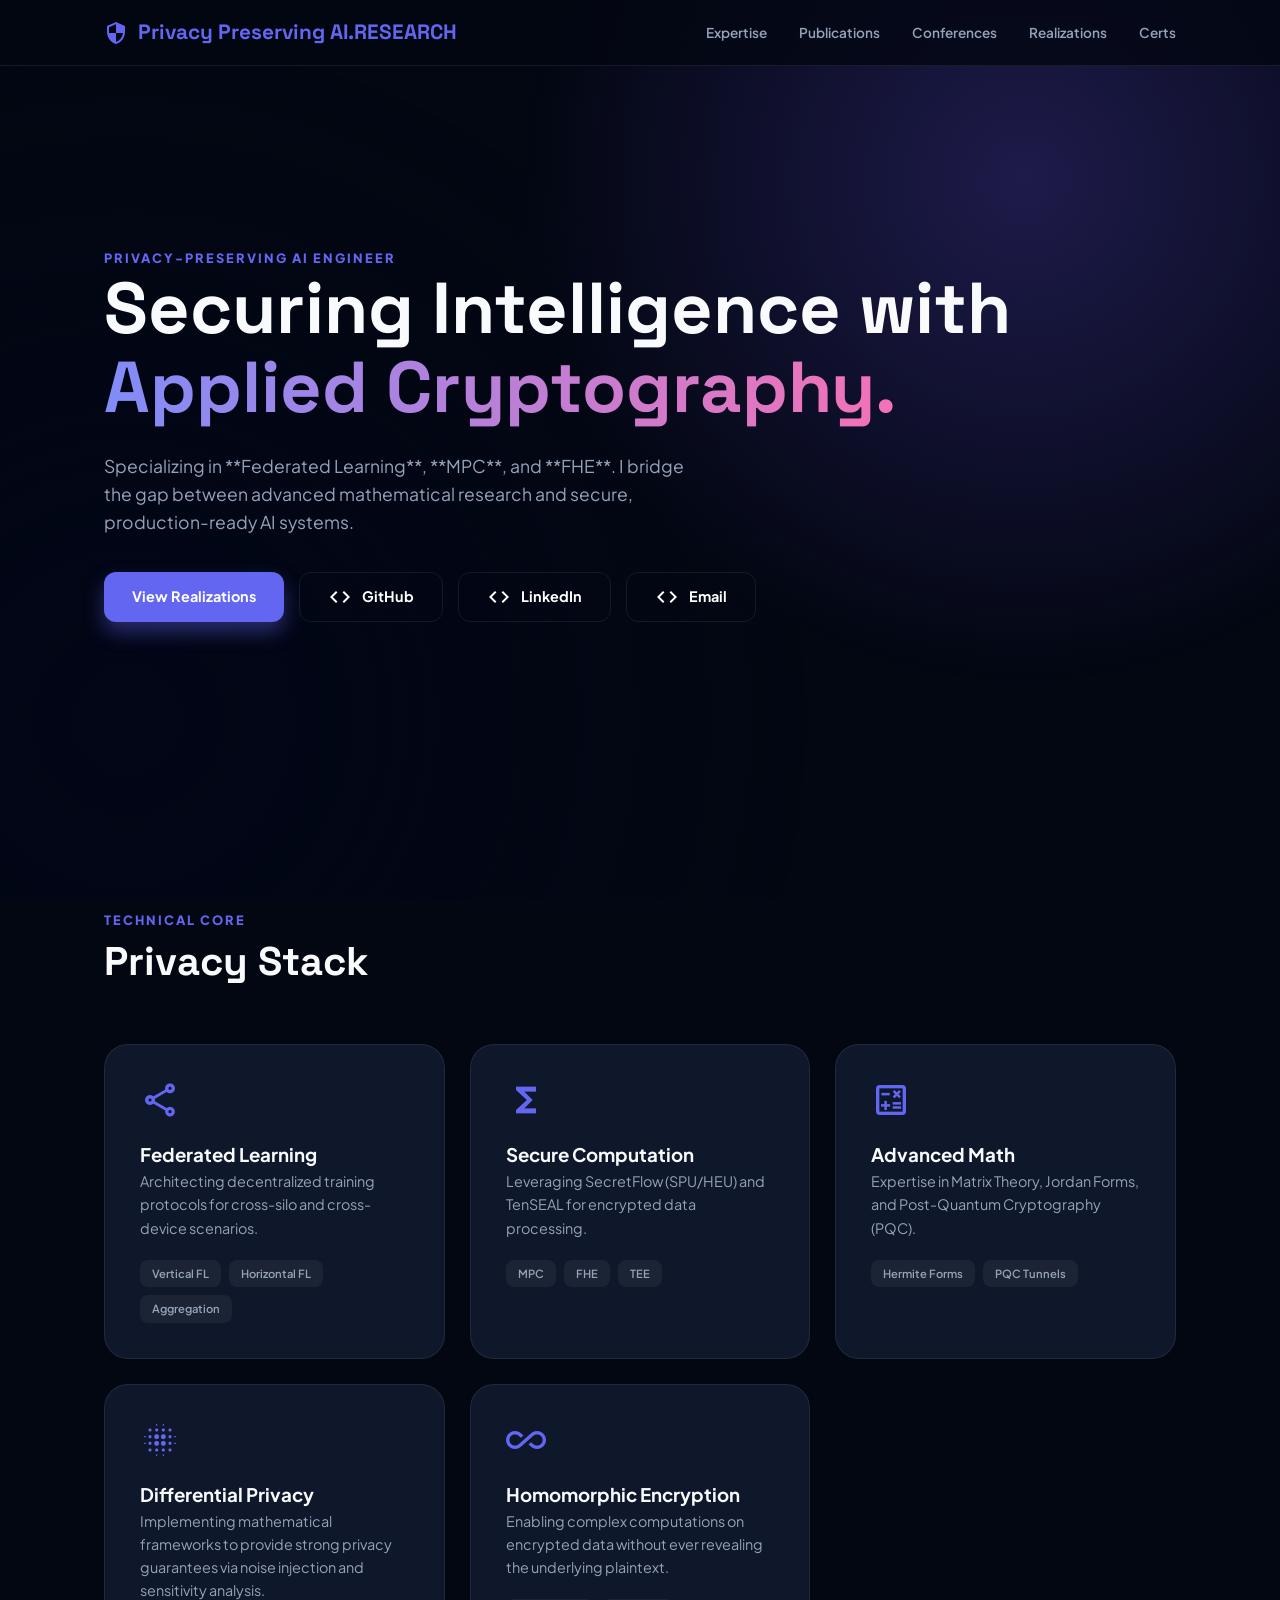
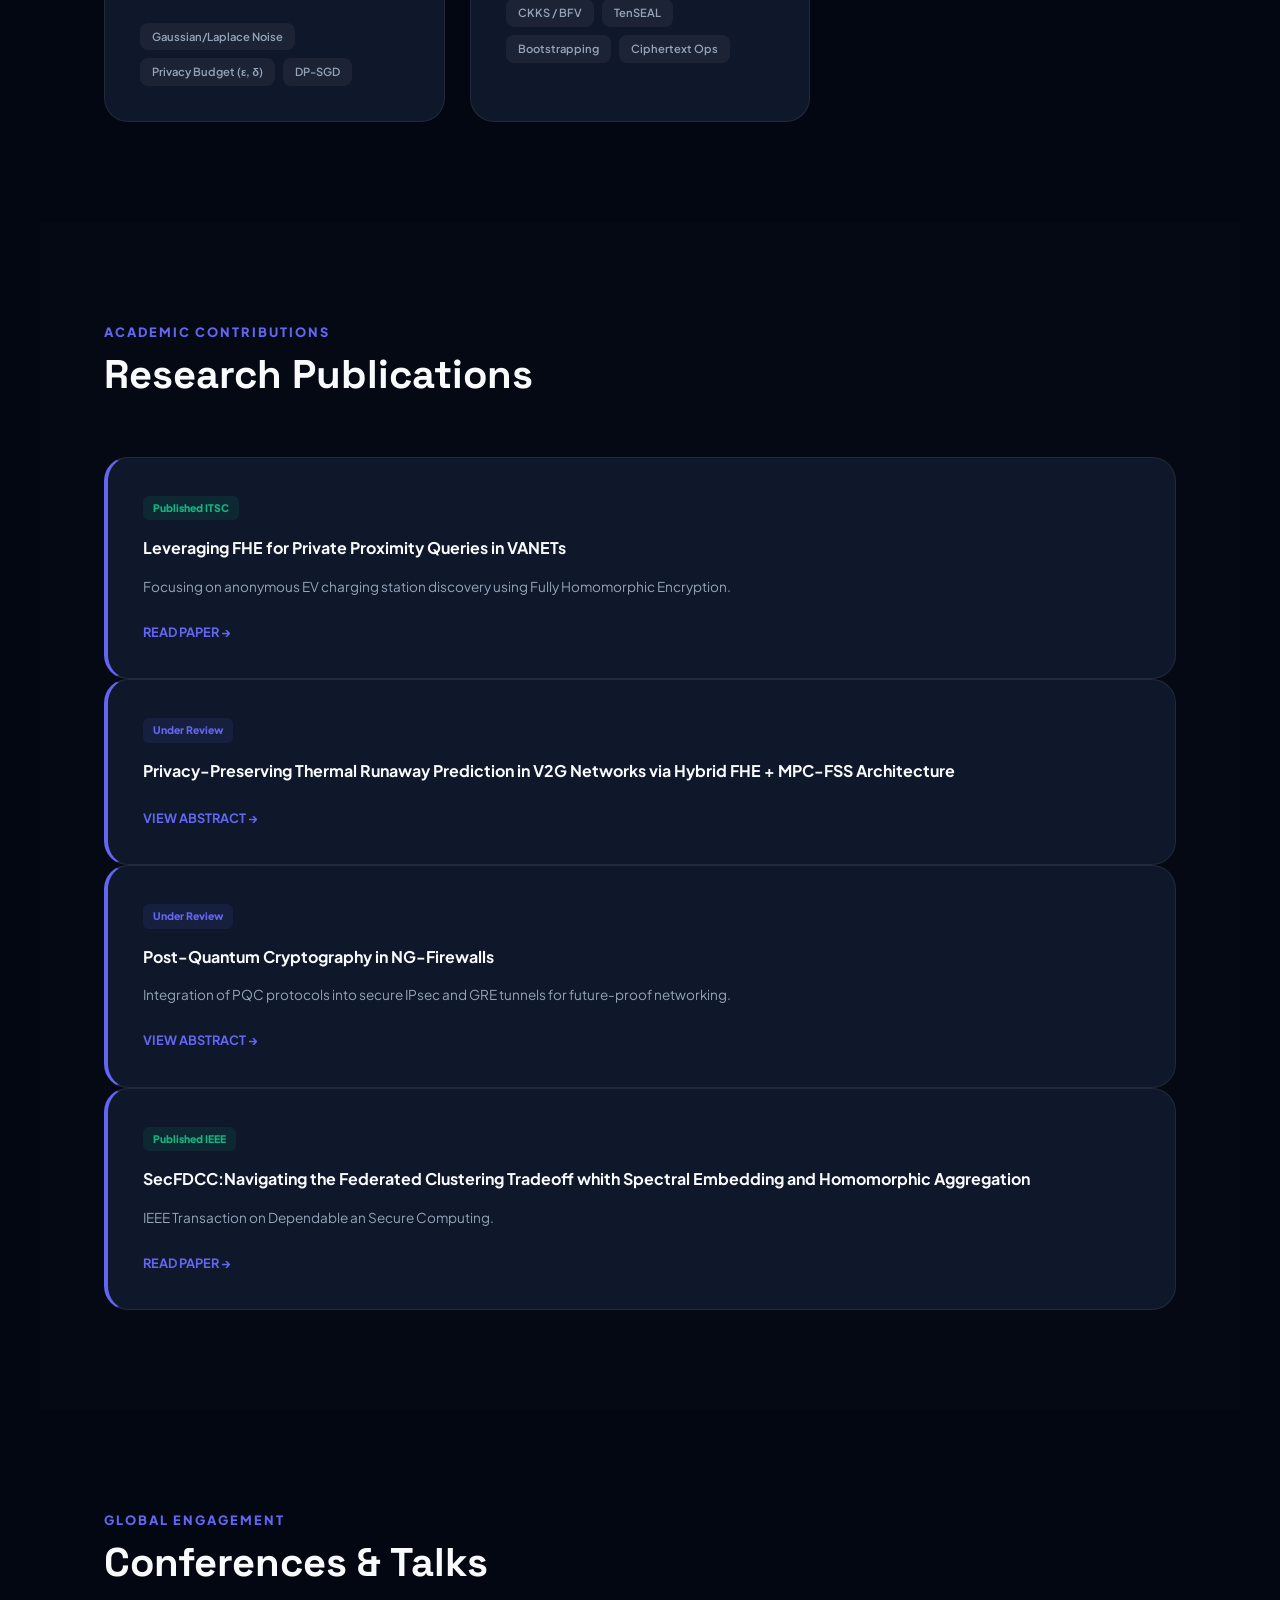
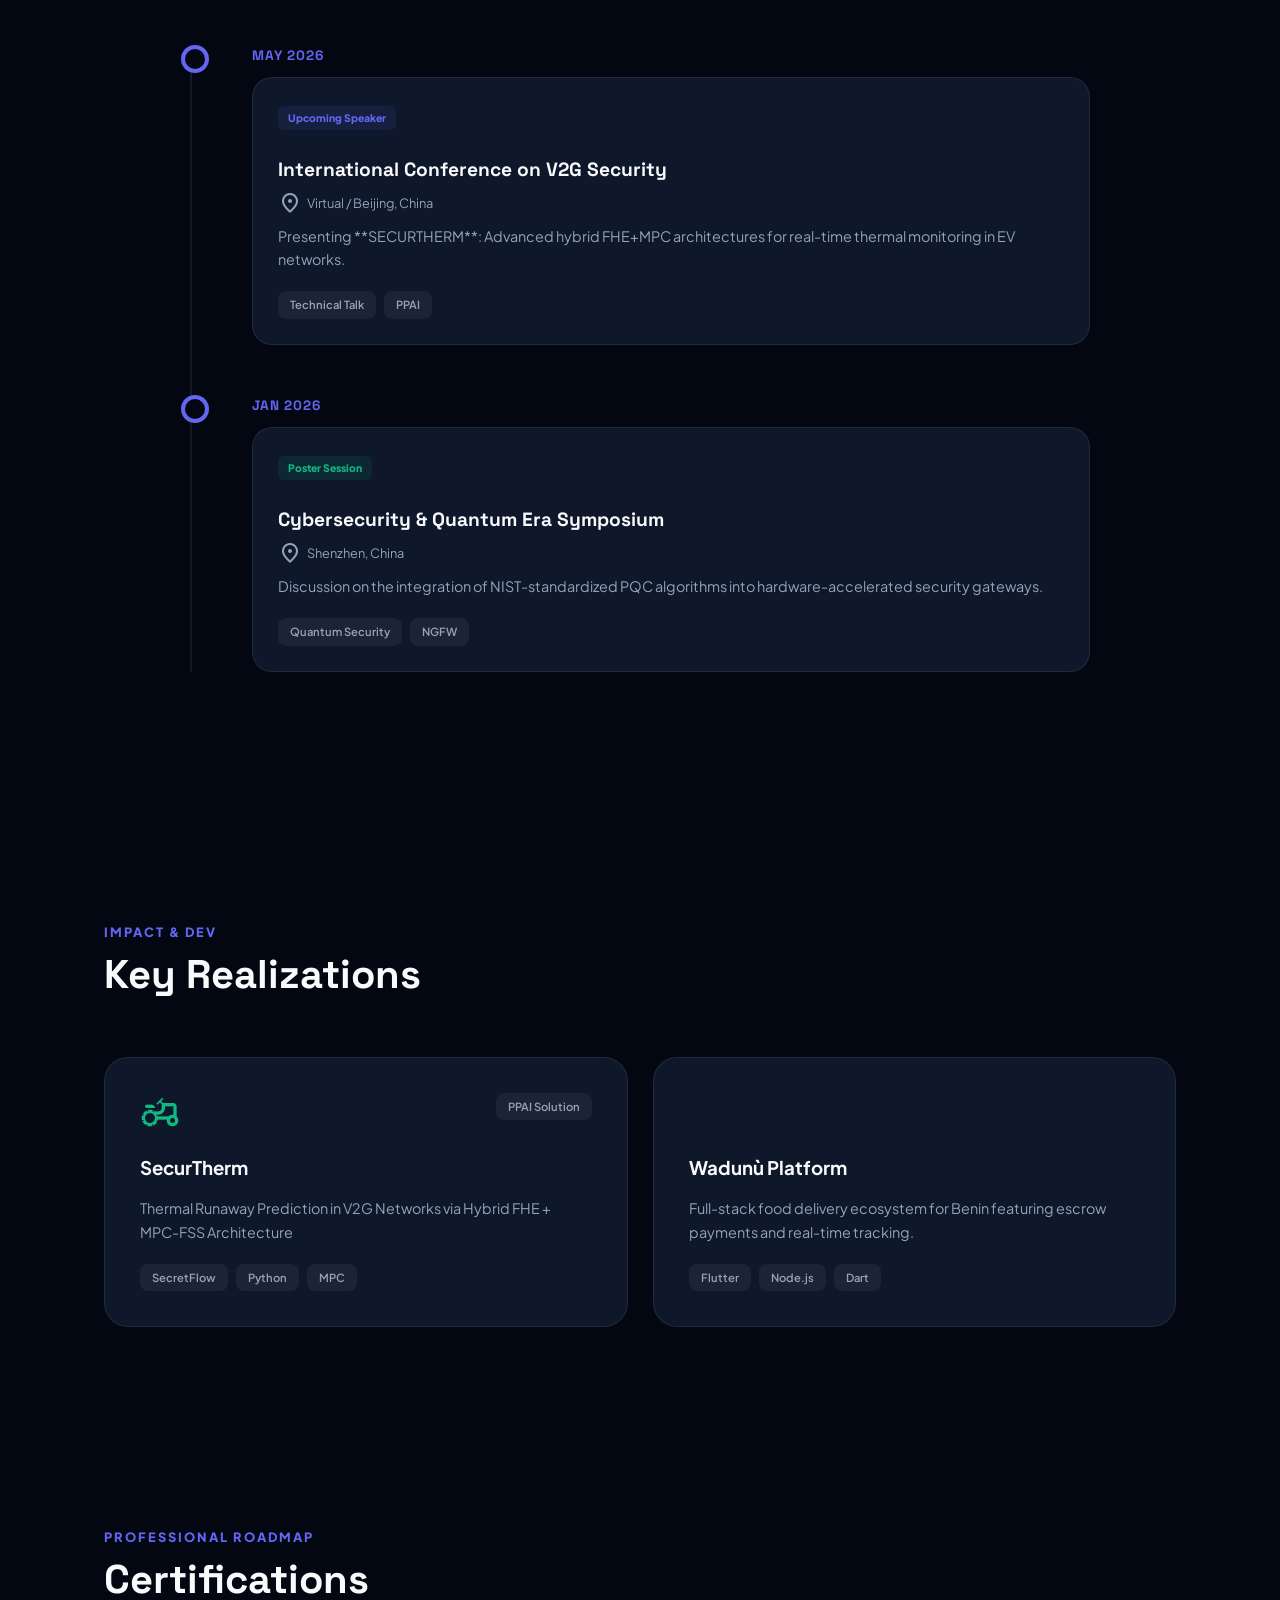
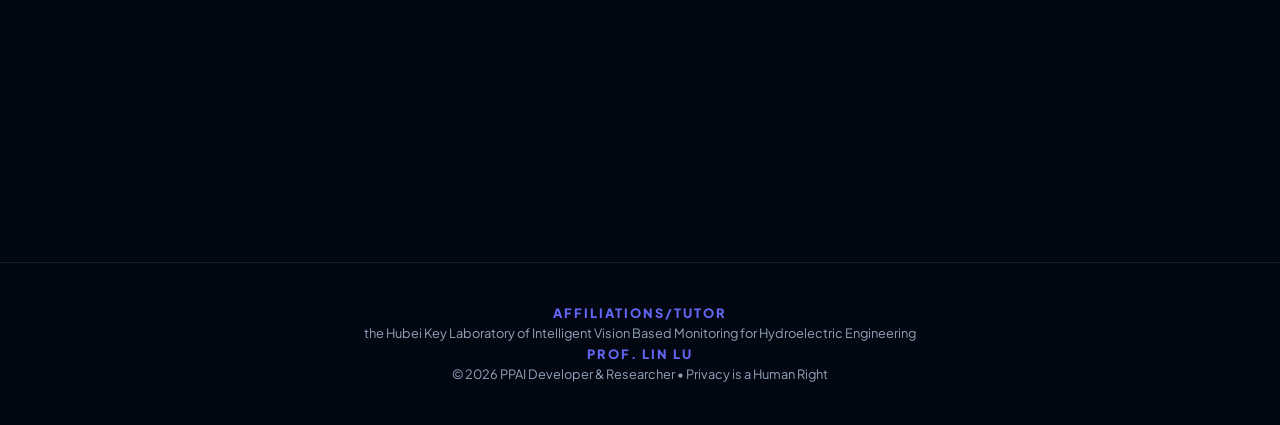
<file: docs/index.html>
<!DOCTYPE html>
<html lang="en">
<head>
	<meta name="generator" content="Hugo 0.161.1">
    <meta charset="UTF-8">
    <meta name="viewport" content="width=device-width, initial-scale=1.0">
    <title>PPAI Specialist | Portfolio</title>
    
    <link href="https://fonts.googleapis.com/css2?family=Plus+Jakarta+Sans:wght@300;400;600;800&family=Space+Grotesk:wght@500;700&display=swap" rel="stylesheet">
    <link href="https://fonts.googleapis.com/icon?family=Material+Icons+Outlined" rel="stylesheet">

    <style>
        :root {
            --primary: #6366f1;
            --primary-glow: rgba(99, 102, 241, 0.4);
            --accent: #10b981;
            --bg: #030712;
            --card-bg: #0f172a;
            --text-main: #f8fafc;
            --text-dim: #94a3b8;
            --border: rgba(255, 255, 255, 0.08);
        }

        * { margin: 0; padding: 0; box-sizing: border-box; scroll-behavior: smooth; }

        body {
            font-family: 'Plus Jakarta Sans', sans-serif;
            background-color: var(--bg);
            color: var(--text-main);
            line-height: 1.6;
        }

         
        .mesh {
            position: fixed; top: 0; left: 0; width: 100%; height: 100%;
            background: radial-gradient(circle at 80% 20%, #1e1b4b 0%, transparent 40%),
                        radial-gradient(circle at 10% 80%, #020617 0%, transparent 50%);
            z-index: -1;
        }

         
        .navbar {
            position: fixed; top: 0; width: 100%;
            background: rgba(3, 7, 18, 0.8);
            backdrop-filter: blur(15px);
            border-bottom: 1px solid var(--border);
            z-index: 1000; padding: 1rem 0;
        }
        .nav-container { max-width: 1200px; margin: 0 auto; padding: 0 5%; display: flex; justify-content: space-between; align-items: center; }
        .brand { font-family: 'Space Grotesk'; font-weight: 700; font-size: 1.3rem; color: var(--primary); display: flex; align-items: center; gap: 10px; }
        .nav-links { display: flex; gap: 2rem; }
        .nav-links a { text-decoration: none; color: var(--text-dim); font-size: 0.85rem; font-weight: 600; transition: 0.3s; }
        .nav-links a:hover { color: var(--primary); }

         
        .hero { min-height: 90vh; display: flex; align-items: center; max-width: 1200px; margin: 0 auto; padding: 120px 5% 60px; gap: 60px; }
        .hero-content { flex: 1.2; }
        .hero-title { font-size: clamp(2.8rem, 6vw, 4.5rem); line-height: 1.1; font-weight: 800; margin-bottom: 25px; font-family: 'Space Grotesk'; }
        .gradient-text { background: linear-gradient(to right, #818cf8, #f472b6); -webkit-background-clip: text; -webkit-text-fill-color: transparent; }
        .hero-img { flex: 0.8; position: relative; }
        .hero-img img { width: 100%; border-radius: 30px; border: 1px solid var(--border); box-shadow: 0 30px 60px rgba(0,0,0,0.5); }

         
        section { padding: 100px 5%; max-width: 1200px; margin: 0 auto; }
        .section-header { margin-bottom: 50px; }
        .section-title { font-family: 'Space Grotesk'; font-size: 2.5rem; margin-bottom: 15px; }
        .section-tag { color: var(--primary); font-weight: 800; text-transform: uppercase; letter-spacing: 2px; font-size: 0.8rem; }

         
        .grid-3 { display: grid; grid-template-columns: repeat(auto-fit, minmax(320px, 1fr)); gap: 25px; }
        .card { 
            background: var(--card-bg); border: 1px solid var(--border); border-radius: 24px; 
            padding: 35px; transition: 0.4s ease; position: relative; overflow: hidden;
        }
        .card:hover { border-color: var(--primary); transform: translateY(-5px); background: #131c31; }
        .card i { font-size: 2.5rem; color: var(--primary); margin-bottom: 20px; display: block; }

        .tag-cloud { display: flex; flex-wrap: wrap; gap: 8px; margin-top: 20px; }
        .tag { background: rgba(255,255,255,0.05); padding: 5px 12px; border-radius: 8px; font-size: 0.7rem; font-weight: 600; color: var(--text-dim); }
        .tag:hover { background: var(--primary); color: white; }

         
        .pub-card { border-left: 4px solid var(--primary); }
        .status-badge { background: rgba(16, 185, 129, 0.1); color: var(--accent); padding: 4px 10px; border-radius: 6px; font-size: 0.65rem; font-weight: 800; margin-bottom: 15px; display: inline-block; }

         
        .cert-grid { display: grid; grid-template-columns: repeat(auto-fit, minmax(240px, 1fr)); gap: 20px; }
        .cert-card { 
            background: rgba(255,255,255,0.02); border: 1px dashed var(--border); 
            padding: 25px; border-radius: 15px; text-align: center; 
        }

         
        .btn { 
            padding: 12px 28px; border-radius: 12px; font-weight: 700; text-decoration: none; 
            display: inline-flex; align-items: center; gap: 10px; transition: 0.3s; font-size: 0.9rem;
        }
        .btn-primary { background: var(--primary); color: white; box-shadow: 0 10px 20px var(--primary-glow); }
        .btn-outline { border: 1px solid var(--border); color: white; }
        .btn-outline:hover { background: var(--border); }

        @media (max-width: 900px) {
            .hero { flex-direction: column; text-align: center; padding-top: 140px; }
            .nav-links { display: none; }
        }
    </style>
</head>
<body>

    <div class="mesh"></div>

    <nav class="navbar">
        <div class="nav-container">
            <div class="brand"><i class="material-icons-outlined">security</i> Privacy Preserving AI.RESEARCH</div>
            <div class="nav-links">
                <a href="#expertise">Expertise</a>
                <a href="#publications">Publications</a>
                <a href="#conferences">Conferences</a>
                <a href="#projects">Realizations</a>
                <a href="#certs">Certs</a>
            </div>
        </div>
    </nav>

    <header class="hero">
        <div class="hero-content">
            <p class="section-tag">Privacy-Preserving AI Engineer</p>
            <h1 class="hero-title">Securing Intelligence with <span class="gradient-text">Applied Cryptography.</span></h1>
            <p style="color: var(--text-dim); font-size: 1.1rem; margin-bottom: 35px; max-width: 600px;">
                Specializing in **Federated Learning**, **MPC**, and **FHE**. I bridge the gap between advanced mathematical research and secure, production-ready AI systems.
            </p>
                                    

            <div style="display: flex; gap: 15px;">
                <a href="#projects" class="btn btn-primary">View Realizations</a>
                <a href="https://github.com" target="_blank" class="btn btn-outline"><i class="material-icons-outlined">code</i> GitHub</a>
                <a href="https://www.linkedin.com/in/rodney-hounkanrin-a860021a5" target="_blank" class="btn btn-outline"><i class="material-icons-outlined">code</i> LinkedIn</a>
                <a  href="#" target="_blank" class="btn btn-outline"><i class="material-icons-outlined">code</i> Email</a>
            </div>
        </div>
        
    </header>

    
    <section id="expertise">
        <div class="section-header">
            <p class="section-tag">Technical Core</p>
            <h2 class="section-title">Privacy Stack</h2>
        </div>
        <div class="grid-3">
            <div class="card">
                <i class="material-icons-outlined">share</i>
                <h3>Federated Learning</h3>
                <p style="color: var(--text-dim); font-size: 0.9rem;">Architecting decentralized training protocols for cross-silo and cross-device scenarios.</p>
                <div class="tag-cloud">
                    <span class="tag">Vertical FL</span><span class="tag">Horizontal FL</span><span class="tag">Aggregation</span>
                </div>
            </div>
            <div class="card">
                <i class="material-icons-outlined">functions</i>
                <h3>Secure Computation</h3>
                <p style="color: var(--text-dim); font-size: 0.9rem;">Leveraging SecretFlow (SPU/HEU) and TenSEAL for encrypted data processing.</p>
                <div class="tag-cloud">
                    <span class="tag">MPC</span><span class="tag">FHE</span><span class="tag">TEE</span>
                </div>
            </div>
            <div class="card">
                <i class="material-icons-outlined">calculate</i>
                <h3>Advanced Math</h3>
                <p style="color: var(--text-dim); font-size: 0.9rem;">Expertise in Matrix Theory, Jordan Forms, and Post-Quantum Cryptography (PQC).</p>
                <div class="tag-cloud">
                    <span class="tag">Hermite Forms</span><span class="tag">PQC Tunnels</span>
                </div>
            </div>
            
<div class="card">
    <i class="material-icons-outlined">blur_on</i>
    <h3>Differential Privacy</h3>
    <p style="color: var(--text-dim); font-size: 0.9rem;">
        Implementing mathematical frameworks to provide strong privacy guarantees via noise injection and sensitivity analysis.
    </p>
    <div class="tag-cloud">
        <span class="tag">Gaussian/Laplace Noise</span>
        <span class="tag">Privacy Budget (ε, δ)</span>
        <span class="tag">DP-SGD</span>
    </div>
</div>


<div class="card">
    <i class="material-icons-outlined">all_inclusive</i>
    <h3>Homomorphic Encryption</h3>
    <p style="color: var(--text-dim); font-size: 0.9rem;">
        Enabling complex computations on encrypted data without ever revealing the underlying plaintext.
    </p>
    <div class="tag-cloud">
        <span class="tag">CKKS / BFV</span>
        <span class="tag">TenSEAL</span>
        <span class="tag">Bootstrapping</span>
        <span class="tag">Ciphertext Ops</span>
    </div>
</div>
        </div>
    </section>

    
    <section id="publications" style="background: rgba(255,255,255,0.01);">
        <div class="section-header">
            <p class="section-tag">Academic Contributions</p>
            <h2 class="section-title">Research Publications</h2>
        </div>
        <div class="grid-4">
            <div class="card pub-card">
                <span class="status-badge">Published ITSC</span>
                <h4 style="margin-bottom: 15px;">Leveraging FHE for Private Proximity Queries in VANETs</h4>
                <p style="color: var(--text-dim); font-size: 0.85rem; margin-bottom: 20px;">
                    Focusing on anonymous EV charging station discovery using Fully Homomorphic Encryption.
                </p>
                <a href="ITSC26_0571_MS.pdf" target="_blank" style="color: var(--primary); font-size: 0.8rem; font-weight: 700; text-decoration: none;">READ PAPER →</a>
            </div>
            
             <div class="card pub-card">
                <span class="status-badge" style="background: rgba(99,102,241,0.1); color: var(--primary);">Under Review</span>
                <h4 style="margin-bottom: 15px;">Privacy-Preserving Thermal
Runaway Prediction in V2G Networks
via Hybrid FHE + MPC-FSS Architecture</h4>
                <p style="color: var(--text-dim); font-size: 0.85rem; margin-bottom: 20px;">
                    
                </p>
                <a href="abs1.html" style="color: var(--primary); font-size: 0.8rem; font-weight: 700; text-decoration: none;">VIEW ABSTRACT →</a>
            </div>
            <div class="card pub-card">
                <span class="status-badge" style="background: rgba(99,102,241,0.1); color: var(--primary);">Under Review</span>
                <h4 style="margin-bottom: 15px;">Post-Quantum Cryptography in NG-Firewalls</h4>
                <p style="color: var(--text-dim); font-size: 0.85rem; margin-bottom: 20px;">
                    Integration of PQC protocols into secure IPsec and GRE tunnels for future-proof networking.
                </p>
                <a href="abs.html" style="color: var(--primary); font-size: 0.8rem; font-weight: 700; text-decoration: none;">VIEW ABSTRACT →</a>
            </div>
            <div class="grid-3">
            <div class="card pub-card">
                <span class="status-badge">Published IEEE</span>
                <h4 style="margin-bottom: 15px;">SecFDCC:Navigating the Federated Clustering Tradeoff whith Spectral Embedding and Homomorphic Aggregation</h4>
                <p style="color: var(--text-dim); font-size: 0.85rem; margin-bottom: 20px;">
                    IEEE Transaction on Dependable an Secure Computing.
                </p>
                <a href="SeD _Proof_hi.pdf" target="_blank" style="color: var(--primary); font-size: 0.8rem; font-weight: 700; text-decoration: none;">READ PAPER →</a>
            </div>
        </div>
    </section>
    <section id="conferences">
    <div class="section-header">
        <p class="section-tag">Global Engagement</p>
        <h2 class="section-title">Conferences & Talks</h2>
    </div>

    <div class="timeline">
        
        <div class="timeline-item">
            <div class="timeline-date">MAY 2026</div>
            <div class="timeline-content">
                <div class="status-badge" style="background: rgba(99, 102, 241, 0.1); color: var(--primary);">Upcoming Speaker</div>
                <h3>International Conference on V2G Security</h3>
                <p class="conf-location"><i class="material-icons-outlined">place</i> Virtual / Beijing, China</p>
                <p style="color: var(--text-dim); font-size: 0.9rem; margin-top: 10px;">
                    Presenting **SECURTHERM**: Advanced hybrid FHE+MPC architectures for real-time thermal monitoring in EV networks.
                </p>
                <div class="tag-cloud">
                    <span class="tag">Technical Talk</span><span class="tag">PPAI</span>
                </div>
            </div>
        </div>

        <div class="timeline-item">
            <div class="timeline-date">JAN 2026</div>
            <div class="timeline-content">
                <div class="status-badge" style="background: rgba(16, 185, 129, 0.1); color: var(--accent);">Poster Session</div>
                <h3>Cybersecurity & Quantum Era Symposium</h3>
                <p class="conf-location"><i class="material-icons-outlined">place</i> Shenzhen, China</p>
                <p style="color: var(--text-dim); font-size: 0.9rem; margin-top: 10px;">
                    Discussion on the integration of NIST-standardized PQC algorithms into hardware-accelerated security gateways.
                </p>
                <div class="tag-cloud">
                    <span class="tag">Quantum Security</span><span class="tag">NGFW</span>
                </div>
            </div>
        </div>

    </div>
</section>

<style>
    .timeline {
        position: relative;
        max-width: 900px;
        margin: 0 auto;
        padding-left: 30px;
        border-left: 2px solid var(--border);
    }

    .timeline-item {
        position: relative;
        margin-bottom: 50px;
        padding-left: 30px;
    }

    .timeline-item::before {
        content: "";
        position: absolute;
        left: -41px;
        top: 0;
        width: 20px;
        height: 20px;
        background: var(--bg);
        border: 4px solid var(--primary);
        border-radius: 50%;
        z-index: 1;
    }

    .timeline-date {
        font-family: 'Space Grotesk';
        font-weight: 800;
        font-size: 0.85rem;
        color: var(--primary);
        margin-bottom: 10px;
        letter-spacing: 1px;
    }

    .timeline-content {
        background: var(--card-bg);
        border: 1px solid var(--border);
        padding: 25px;
        border-radius: 20px;
        transition: 0.3s;
    }

    .timeline-content:hover {
        border-color: var(--primary);
        transform: translateX(10px);
    }

    .conf-location {
        display: flex;
        align-items: center;
        gap: 5px;
        font-size: 0.8rem;
        color: var(--text-dim);
        margin-top: 5px;
    }

    .timeline-content h3 {
        font-family: 'Space Grotesk';
        font-size: 1.2rem;
        margin-top: 10px;
    }
</style>

    
    <section id="projects">
        <div class="section-header">
            <p class="section-tag">Impact & Dev</p>
            <h2 class="section-title">Key Realizations</h2>
        </div>
        <div class="grid-3">
            <div class="card">
                <div style="display: flex; justify-content: space-between; align-items: flex-start;">
                    <i class="material-icons-outlined" style="color: var(--accent);">agriculture</i>
                    <span class="tag">PPAI Solution</span>
                </div>
                <h3>SecurTherm</h3>
                <p style="color: var(--text-dim); font-size: 0.9rem; margin: 15px 0;">
                    Thermal
Runaway Prediction in V2G Networks
via Hybrid FHE + MPC-FSS Architecture
                </p>
                <div class="tag-cloud">
                    <span class="tag">SecretFlow</span><span class="tag">Python</span><span class="tag">MPC</span>
                </div>
            </div>
            <div class="card">
                <div style="display: flex; justify-content: space-between; align-items: flex-start;">
                    <i class="material-icons-outlined" style="color: #f43f5e;">delivery_dining</i>
                    <span class="tag">FinTech</span>
                </div>
                <h3>Wadunù Platform</h3>
                <p style="color: var(--text-dim); font-size: 0.9rem; margin: 15px 0;">
                    Full-stack food delivery ecosystem for Benin featuring escrow payments and real-time tracking.
                </p>
                <div class="tag-cloud">
                    <span class="tag">Flutter</span><span class="tag">Node.js</span><span class="tag">Dart</span>
                </div>
            </div>
        </div>
    </section>

    
    <section id="certs" style="margin-bottom: 100px;">
       <div class="section-header">
            <p class="section-tag">Professional Roadmap</p>
            <h2 class="section-title">Certifications</h2>
        
        </div> 
    </section>

    <footer style="text-align: center; padding: 40px; border-top: 1px solid var(--border); color: var(--text-dim); font-size: 0.8rem;"> <p class="section-tag">Affiliations/Tutor</p>
             <p class="texte-centre";style="color: var(--text-dim); font-size: 1.1rem; margin-bottom: 35px; max-width: 600px;">
                 the Hubei Key Laboratory of Intelligent Vision Based 
                        Monitoring for Hydroelectric Engineering              </p>
<p class="section-tag">Prof. Lin Lu</p>
        &copy; 2026 PPAI Developer & Researcher • Privacy is a Human Right
    </footer>

</body>
</html>
</file>
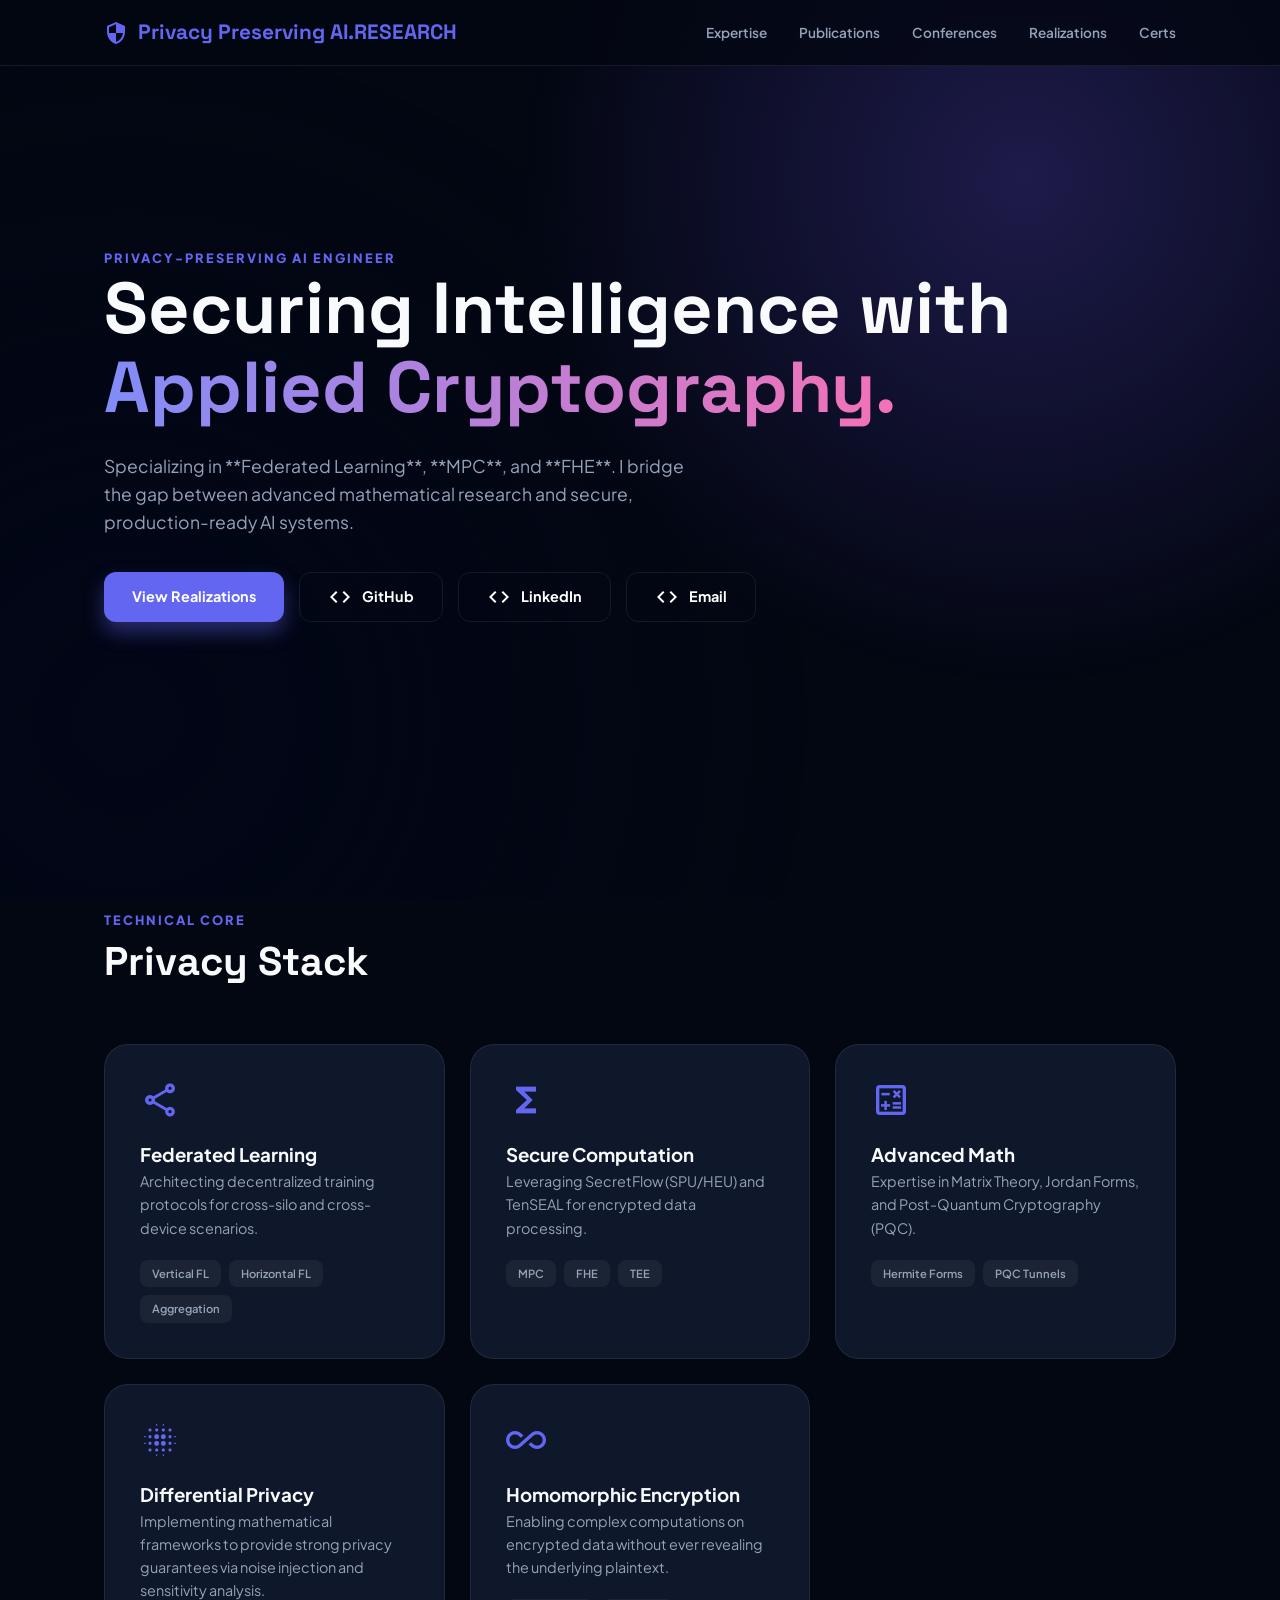
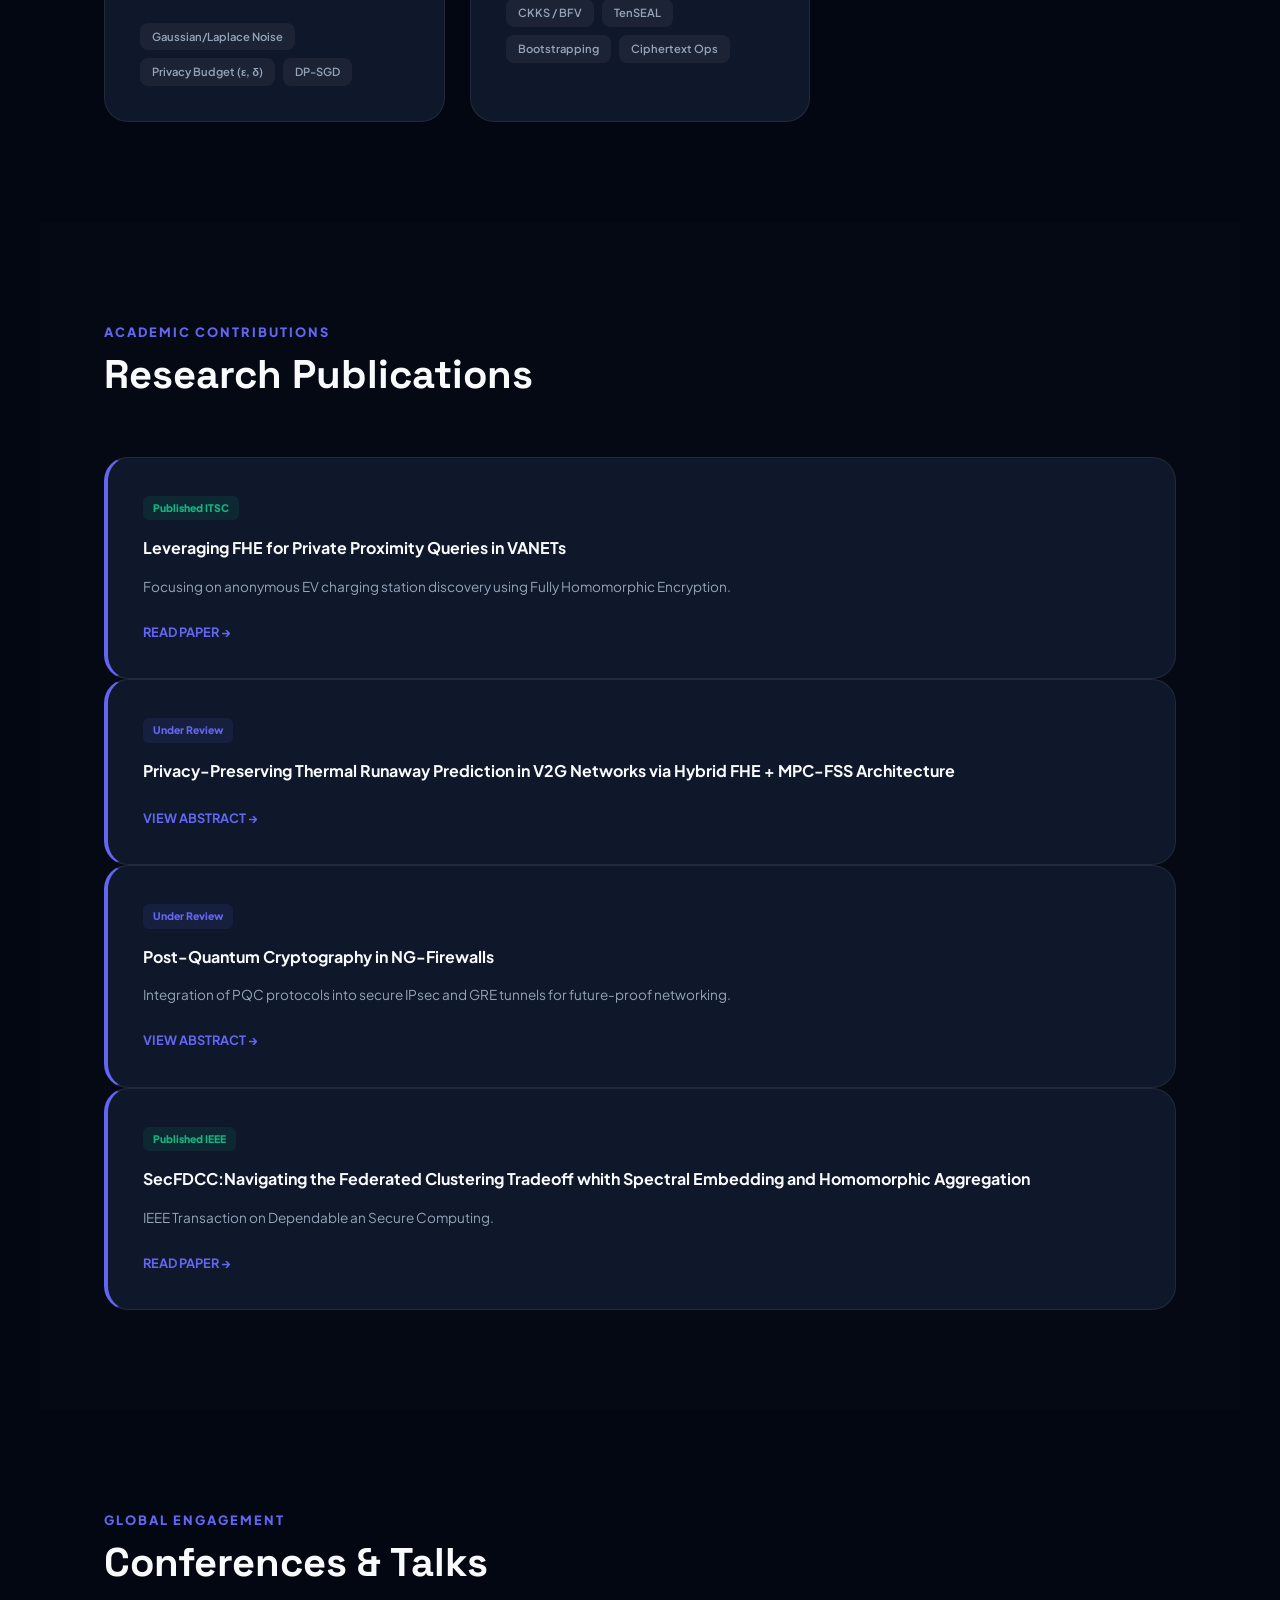
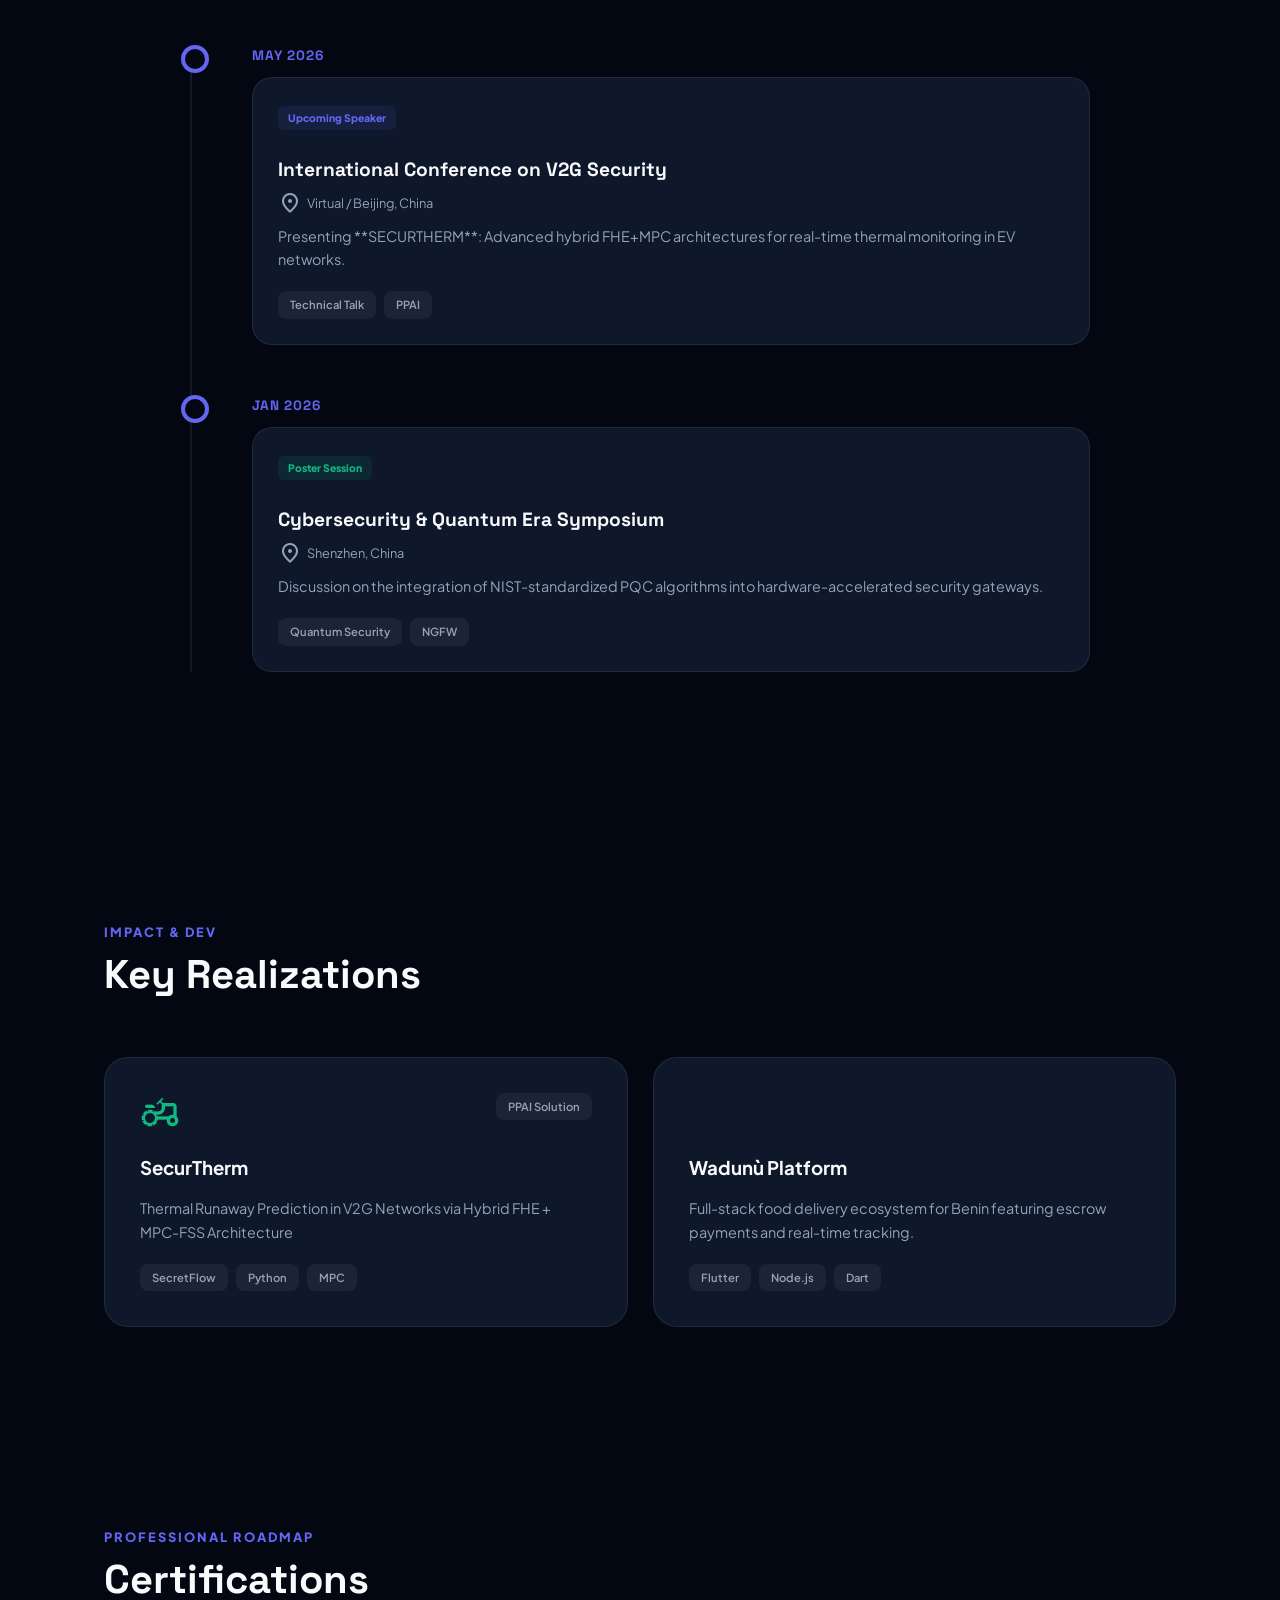
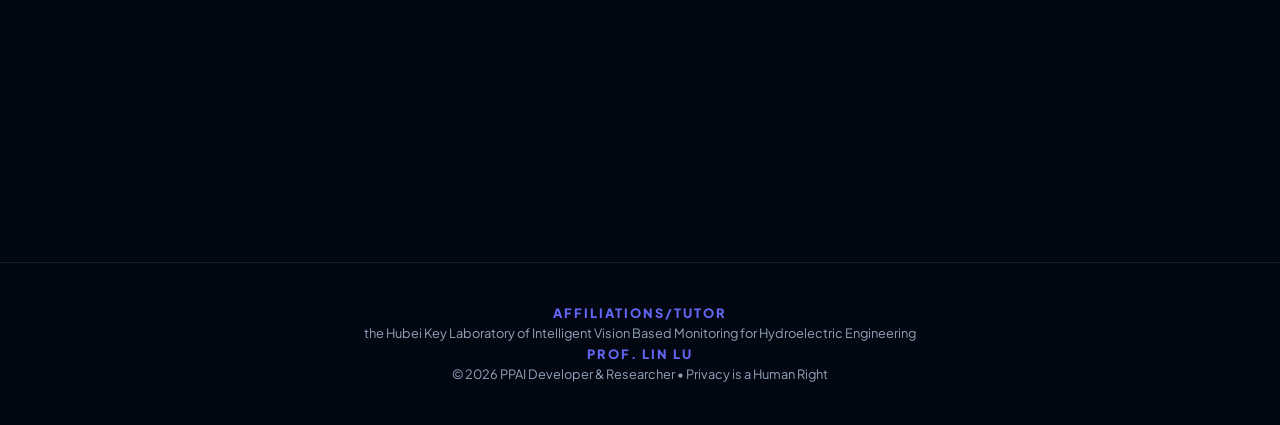
<file: layouts/index.html>
<!DOCTYPE html>
<html lang="en">
<head>
    <meta charset="UTF-8">
    <meta name="viewport" content="width=device-width, initial-scale=1.0">
    <title>PPAI Specialist | Portfolio</title>
    
    <link href="https://fonts.googleapis.com/css2?family=Plus+Jakarta+Sans:wght@300;400;600;800&family=Space+Grotesk:wght@500;700&display=swap" rel="stylesheet">
    <link href="https://fonts.googleapis.com/icon?family=Material+Icons+Outlined" rel="stylesheet">

    <style>
        :root {
            --primary: #6366f1;
            --primary-glow: rgba(99, 102, 241, 0.4);
            --accent: #10b981;
            --bg: #030712;
            --card-bg: #0f172a;
            --text-main: #f8fafc;
            --text-dim: #94a3b8;
            --border: rgba(255, 255, 255, 0.08);
        }

        * { margin: 0; padding: 0; box-sizing: border-box; scroll-behavior: smooth; }

        body {
            font-family: 'Plus Jakarta Sans', sans-serif;
            background-color: var(--bg);
            color: var(--text-main);
            line-height: 1.6;
        }

        /* --- BACKGROUND GRADIENT --- */
        .mesh {
            position: fixed; top: 0; left: 0; width: 100%; height: 100%;
            background: radial-gradient(circle at 80% 20%, #1e1b4b 0%, transparent 40%),
                        radial-gradient(circle at 10% 80%, #020617 0%, transparent 50%);
            z-index: -1;
        }

        /* --- NAVIGATION --- */
        .navbar {
            position: fixed; top: 0; width: 100%;
            background: rgba(3, 7, 18, 0.8);
            backdrop-filter: blur(15px);
            border-bottom: 1px solid var(--border);
            z-index: 1000; padding: 1rem 0;
        }
        .nav-container { max-width: 1200px; margin: 0 auto; padding: 0 5%; display: flex; justify-content: space-between; align-items: center; }
        .brand { font-family: 'Space Grotesk'; font-weight: 700; font-size: 1.3rem; color: var(--primary); display: flex; align-items: center; gap: 10px; }
        .nav-links { display: flex; gap: 2rem; }
        .nav-links a { text-decoration: none; color: var(--text-dim); font-size: 0.85rem; font-weight: 600; transition: 0.3s; }
        .nav-links a:hover { color: var(--primary); }

        /* --- HERO --- */
        .hero { min-height: 90vh; display: flex; align-items: center; max-width: 1200px; margin: 0 auto; padding: 120px 5% 60px; gap: 60px; }
        .hero-content { flex: 1.2; }
        .hero-title { font-size: clamp(2.8rem, 6vw, 4.5rem); line-height: 1.1; font-weight: 800; margin-bottom: 25px; font-family: 'Space Grotesk'; }
        .gradient-text { background: linear-gradient(to right, #818cf8, #f472b6); -webkit-background-clip: text; -webkit-text-fill-color: transparent; }
        .hero-img { flex: 0.8; position: relative; }
        .hero-img img { width: 100%; border-radius: 30px; border: 1px solid var(--border); box-shadow: 0 30px 60px rgba(0,0,0,0.5); }

        /* --- SECTIONS --- */
        section { padding: 100px 5%; max-width: 1200px; margin: 0 auto; }
        .section-header { margin-bottom: 50px; }
        .section-title { font-family: 'Space Grotesk'; font-size: 2.5rem; margin-bottom: 15px; }
        .section-tag { color: var(--primary); font-weight: 800; text-transform: uppercase; letter-spacing: 2px; font-size: 0.8rem; }

        /* --- EXPERTISE GRID --- */
        .grid-3 { display: grid; grid-template-columns: repeat(auto-fit, minmax(320px, 1fr)); gap: 25px; }
        .card { 
            background: var(--card-bg); border: 1px solid var(--border); border-radius: 24px; 
            padding: 35px; transition: 0.4s ease; position: relative; overflow: hidden;
        }
        .card:hover { border-color: var(--primary); transform: translateY(-5px); background: #131c31; }
        .card i { font-size: 2.5rem; color: var(--primary); margin-bottom: 20px; display: block; }

        .tag-cloud { display: flex; flex-wrap: wrap; gap: 8px; margin-top: 20px; }
        .tag { background: rgba(255,255,255,0.05); padding: 5px 12px; border-radius: 8px; font-size: 0.7rem; font-weight: 600; color: var(--text-dim); }
        .tag:hover { background: var(--primary); color: white; }

        /* --- PROJECT & PUB SPECIFICS --- */
        .pub-card { border-left: 4px solid var(--primary); }
        .status-badge { background: rgba(16, 185, 129, 0.1); color: var(--accent); padding: 4px 10px; border-radius: 6px; font-size: 0.65rem; font-weight: 800; margin-bottom: 15px; display: inline-block; }

        /* --- CERTIFICATIONS --- */
        .cert-grid { display: grid; grid-template-columns: repeat(auto-fit, minmax(240px, 1fr)); gap: 20px; }
        .cert-card { 
            background: rgba(255,255,255,0.02); border: 1px dashed var(--border); 
            padding: 25px; border-radius: 15px; text-align: center; 
        }

        /* --- BUTTONS --- */
        .btn { 
            padding: 12px 28px; border-radius: 12px; font-weight: 700; text-decoration: none; 
            display: inline-flex; align-items: center; gap: 10px; transition: 0.3s; font-size: 0.9rem;
        }
        .btn-primary { background: var(--primary); color: white; box-shadow: 0 10px 20px var(--primary-glow); }
        .btn-outline { border: 1px solid var(--border); color: white; }
        .btn-outline:hover { background: var(--border); }

        @media (max-width: 900px) {
            .hero { flex-direction: column; text-align: center; padding-top: 140px; }
            .nav-links { display: none; }
        }
    </style>
</head>
<body>

    <div class="mesh"></div>

    <nav class="navbar">
        <div class="nav-container">
            <div class="brand"><i class="material-icons-outlined">security</i> Privacy Preserving AI.RESEARCH</div>
            <div class="nav-links">
                <a href="#expertise">Expertise</a>
                <a href="#publications">Publications</a>
                <a href="#conferences">Conferences</a>
                <a href="#projects">Realizations</a>
                <a href="#certs">Certs</a>
            </div>
        </div>
    </nav>

    <header class="hero">
        <div class="hero-content">
            <p class="section-tag">Privacy-Preserving AI Engineer</p>
            <h1 class="hero-title">Securing Intelligence with <span class="gradient-text">Applied Cryptography.</span></h1>
            <p style="color: var(--text-dim); font-size: 1.1rem; margin-bottom: 35px; max-width: 600px;">
                Specializing in **Federated Learning**, **MPC**, and **FHE**. I bridge the gap between advanced mathematical research and secure, production-ready AI systems.
            </p>
                                    

            <div style="display: flex; gap: 15px;">
                <a href="#projects" class="btn btn-primary">View Realizations</a>
                <a href="https://github.com" target="_blank" class="btn btn-outline"><i class="material-icons-outlined">code</i> GitHub</a>
                <a href="https://www.linkedin.com/in/rodney-hounkanrin-a860021a5" target="_blank" class="btn btn-outline"><i class="material-icons-outlined">code</i> LinkedIn</a>
                <a  href="#" target="_blank" class="btn btn-outline"><i class="material-icons-outlined">code</i> Email</a>
            </div>
        </div>
        <!-- <div class="hero-img">
            <img src="iv.jpg" alt="Researcher Profile">
        </div> -->
    </header>

    <!-- EXPERTISE SECTION -->
    <section id="expertise">
        <div class="section-header">
            <p class="section-tag">Technical Core</p>
            <h2 class="section-title">Privacy Stack</h2>
        </div>
        <div class="grid-3">
            <div class="card">
                <i class="material-icons-outlined">share</i>
                <h3>Federated Learning</h3>
                <p style="color: var(--text-dim); font-size: 0.9rem;">Architecting decentralized training protocols for cross-silo and cross-device scenarios.</p>
                <div class="tag-cloud">
                    <span class="tag">Vertical FL</span><span class="tag">Horizontal FL</span><span class="tag">Aggregation</span>
                </div>
            </div>
            <div class="card">
                <i class="material-icons-outlined">functions</i>
                <h3>Secure Computation</h3>
                <p style="color: var(--text-dim); font-size: 0.9rem;">Leveraging SecretFlow (SPU/HEU) and TenSEAL for encrypted data processing.</p>
                <div class="tag-cloud">
                    <span class="tag">MPC</span><span class="tag">FHE</span><span class="tag">TEE</span>
                </div>
            </div>
            <div class="card">
                <i class="material-icons-outlined">calculate</i>
                <h3>Advanced Math</h3>
                <p style="color: var(--text-dim); font-size: 0.9rem;">Expertise in Matrix Theory, Jordan Forms, and Post-Quantum Cryptography (PQC).</p>
                <div class="tag-cloud">
                    <span class="tag">Hermite Forms</span><span class="tag">PQC Tunnels</span>
                </div>
            </div>
            <!-- Differential Privacy -->
<div class="card">
    <i class="material-icons-outlined">blur_on</i>
    <h3>Differential Privacy</h3>
    <p style="color: var(--text-dim); font-size: 0.9rem;">
        Implementing mathematical frameworks to provide strong privacy guarantees via noise injection and sensitivity analysis.
    </p>
    <div class="tag-cloud">
        <span class="tag">Gaussian/Laplace Noise</span>
        <span class="tag">Privacy Budget (ε, δ)</span>
        <span class="tag">DP-SGD</span>
    </div>
</div>

<!-- Homomorphic Encryption -->
<div class="card">
    <i class="material-icons-outlined">all_inclusive</i>
    <h3>Homomorphic Encryption</h3>
    <p style="color: var(--text-dim); font-size: 0.9rem;">
        Enabling complex computations on encrypted data without ever revealing the underlying plaintext.
    </p>
    <div class="tag-cloud">
        <span class="tag">CKKS / BFV</span>
        <span class="tag">TenSEAL</span>
        <span class="tag">Bootstrapping</span>
        <span class="tag">Ciphertext Ops</span>
    </div>
</div>
        </div>
    </section>

    <!-- PUBLICATIONS SECTION (Optimized Card Style) -->
    <section id="publications" style="background: rgba(255,255,255,0.01);">
        <div class="section-header">
            <p class="section-tag">Academic Contributions</p>
            <h2 class="section-title">Research Publications</h2>
        </div>
        <div class="grid-4">
            <div class="card pub-card">
                <span class="status-badge">Published ITSC</span>
                <h4 style="margin-bottom: 15px;">Leveraging FHE for Private Proximity Queries in VANETs</h4>
                <p style="color: var(--text-dim); font-size: 0.85rem; margin-bottom: 20px;">
                    Focusing on anonymous EV charging station discovery using Fully Homomorphic Encryption.
                </p>
                <a href="ITSC26_0571_MS.pdf" target="_blank" style="color: var(--primary); font-size: 0.8rem; font-weight: 700; text-decoration: none;">READ PAPER →</a>
            </div>
            
             <div class="card pub-card">
                <span class="status-badge" style="background: rgba(99,102,241,0.1); color: var(--primary);">Under Review</span>
                <h4 style="margin-bottom: 15px;">Privacy-Preserving Thermal
Runaway Prediction in V2G Networks
via Hybrid FHE + MPC-FSS Architecture</h4>
                <p style="color: var(--text-dim); font-size: 0.85rem; margin-bottom: 20px;">
                    
                </p>
                <a href="abs1.html" style="color: var(--primary); font-size: 0.8rem; font-weight: 700; text-decoration: none;">VIEW ABSTRACT →</a>
            </div>
            <div class="card pub-card">
                <span class="status-badge" style="background: rgba(99,102,241,0.1); color: var(--primary);">Under Review</span>
                <h4 style="margin-bottom: 15px;">Post-Quantum Cryptography in NG-Firewalls</h4>
                <p style="color: var(--text-dim); font-size: 0.85rem; margin-bottom: 20px;">
                    Integration of PQC protocols into secure IPsec and GRE tunnels for future-proof networking.
                </p>
                <a href="abs.html" style="color: var(--primary); font-size: 0.8rem; font-weight: 700; text-decoration: none;">VIEW ABSTRACT →</a>
            </div>
            <div class="grid-3">
            <div class="card pub-card">
                <span class="status-badge">Published IEEE</span>
                <h4 style="margin-bottom: 15px;">SecFDCC:Navigating the Federated Clustering Tradeoff whith Spectral Embedding and Homomorphic Aggregation</h4>
                <p style="color: var(--text-dim); font-size: 0.85rem; margin-bottom: 20px;">
                    IEEE Transaction on Dependable an Secure Computing.
                </p>
                <a href="SeD _Proof_hi.pdf" target="_blank" style="color: var(--primary); font-size: 0.8rem; font-weight: 700; text-decoration: none;">READ PAPER →</a>
            </div>
        </div>
    </section>
    <section id="conferences">
    <div class="section-header">
        <p class="section-tag">Global Engagement</p>
        <h2 class="section-title">Conferences & Talks</h2>
    </div>

    <div class="timeline">
        
        <div class="timeline-item">
            <div class="timeline-date">MAY 2026</div>
            <div class="timeline-content">
                <div class="status-badge" style="background: rgba(99, 102, 241, 0.1); color: var(--primary);">Upcoming Speaker</div>
                <h3>International Conference on V2G Security</h3>
                <p class="conf-location"><i class="material-icons-outlined">place</i> Virtual / Beijing, China</p>
                <p style="color: var(--text-dim); font-size: 0.9rem; margin-top: 10px;">
                    Presenting **SECURTHERM**: Advanced hybrid FHE+MPC architectures for real-time thermal monitoring in EV networks.
                </p>
                <div class="tag-cloud">
                    <span class="tag">Technical Talk</span><span class="tag">PPAI</span>
                </div>
            </div>
        </div>

        <div class="timeline-item">
            <div class="timeline-date">JAN 2026</div>
            <div class="timeline-content">
                <div class="status-badge" style="background: rgba(16, 185, 129, 0.1); color: var(--accent);">Poster Session</div>
                <h3>Cybersecurity & Quantum Era Symposium</h3>
                <p class="conf-location"><i class="material-icons-outlined">place</i> Shenzhen, China</p>
                <p style="color: var(--text-dim); font-size: 0.9rem; margin-top: 10px;">
                    Discussion on the integration of NIST-standardized PQC algorithms into hardware-accelerated security gateways.
                </p>
                <div class="tag-cloud">
                    <span class="tag">Quantum Security</span><span class="tag">NGFW</span>
                </div>
            </div>
        </div>

    </div>
</section>

<style>
    .timeline {
        position: relative;
        max-width: 900px;
        margin: 0 auto;
        padding-left: 30px;
        border-left: 2px solid var(--border);
    }

    .timeline-item {
        position: relative;
        margin-bottom: 50px;
        padding-left: 30px;
    }

    .timeline-item::before {
        content: "";
        position: absolute;
        left: -41px;
        top: 0;
        width: 20px;
        height: 20px;
        background: var(--bg);
        border: 4px solid var(--primary);
        border-radius: 50%;
        z-index: 1;
    }

    .timeline-date {
        font-family: 'Space Grotesk';
        font-weight: 800;
        font-size: 0.85rem;
        color: var(--primary);
        margin-bottom: 10px;
        letter-spacing: 1px;
    }

    .timeline-content {
        background: var(--card-bg);
        border: 1px solid var(--border);
        padding: 25px;
        border-radius: 20px;
        transition: 0.3s;
    }

    .timeline-content:hover {
        border-color: var(--primary);
        transform: translateX(10px);
    }

    .conf-location {
        display: flex;
        align-items: center;
        gap: 5px;
        font-size: 0.8rem;
        color: var(--text-dim);
        margin-top: 5px;
    }

    .timeline-content h3 {
        font-family: 'Space Grotesk';
        font-size: 1.2rem;
        margin-top: 10px;
    }
</style>

    <!-- REALIZATIONS SECTION -->
    <section id="projects">
        <div class="section-header">
            <p class="section-tag">Impact & Dev</p>
            <h2 class="section-title">Key Realizations</h2>
        </div>
        <div class="grid-3">
            <div class="card">
                <div style="display: flex; justify-content: space-between; align-items: flex-start;">
                    <i class="material-icons-outlined" style="color: var(--accent);">agriculture</i>
                    <span class="tag">PPAI Solution</span>
                </div>
                <h3>SecurTherm</h3>
                <p style="color: var(--text-dim); font-size: 0.9rem; margin: 15px 0;">
                    Thermal
Runaway Prediction in V2G Networks
via Hybrid FHE + MPC-FSS Architecture
                </p>
                <div class="tag-cloud">
                    <span class="tag">SecretFlow</span><span class="tag">Python</span><span class="tag">MPC</span>
                </div>
            </div>
            <div class="card">
                <div style="display: flex; justify-content: space-between; align-items: flex-start;">
                    <i class="material-icons-outlined" style="color: #f43f5e;">delivery_dining</i>
                    <span class="tag">FinTech</span>
                </div>
                <h3>Wadunù Platform</h3>
                <p style="color: var(--text-dim); font-size: 0.9rem; margin: 15px 0;">
                    Full-stack food delivery ecosystem for Benin featuring escrow payments and real-time tracking.
                </p>
                <div class="tag-cloud">
                    <span class="tag">Flutter</span><span class="tag">Node.js</span><span class="tag">Dart</span>
                </div>
            </div>
        </div>
    </section>

    <!-- CERTIFICATIONS SECTION -->
    <section id="certs" style="margin-bottom: 100px;">
       <div class="section-header">
            <p class="section-tag">Professional Roadmap</p>
            <h2 class="section-title">Certifications</h2>
        <!-- </div>
        <div class="cert-grid">
            <div class="cert-card">
                <i class="material-icons-outlined" style="font-size: 2rem; color: var(--primary); margin-bottom: 10px;">verified</i>
                <h4>CIPT</h4>
                <p style="color: var(--text-dim); font-size: 0.75rem;">Certified Information Privacy Technologist (IAPP)</p>
            </div>
            <div class="cert-card">
                <i class="material-icons-outlined" style="font-size: 2rem; color: var(--primary); margin-bottom: 10px;">policy</i>
                <h4>ISO/IEC 27701</h4>
                <p style="color: var(--text-dim); font-size: 0.75rem;">Privacy Information Management System (PIMS)</p>
            </div>
            <div class="cert-card">
                <i class="material-icons-outlined" style="font-size: 2rem; color: var(--primary); margin-bottom: 10px;">school</i>
                <h4>MSc Mathematics</h4>
                <p style="color: var(--text-dim); font-size: 0.75rem;">Advanced Matrix Theory Focus</p>
            </div> -->
        </div> 
    </section>

    <footer style="text-align: center; padding: 40px; border-top: 1px solid var(--border); color: var(--text-dim); font-size: 0.8rem;"> <p class="section-tag">Affiliations/Tutor</p>
             <p class="texte-centre";style="color: var(--text-dim); font-size: 1.1rem; margin-bottom: 35px; max-width: 600px;">
                 the Hubei Key Laboratory of Intelligent Vision Based 
                        Monitoring for Hydroelectric Engineering              </p>
<p class="section-tag">Prof. Lin Lu</p>
        &copy; 2026 PPAI Developer & Researcher • Privacy is a Human Right
    </footer>

</body>
</html>
</file>
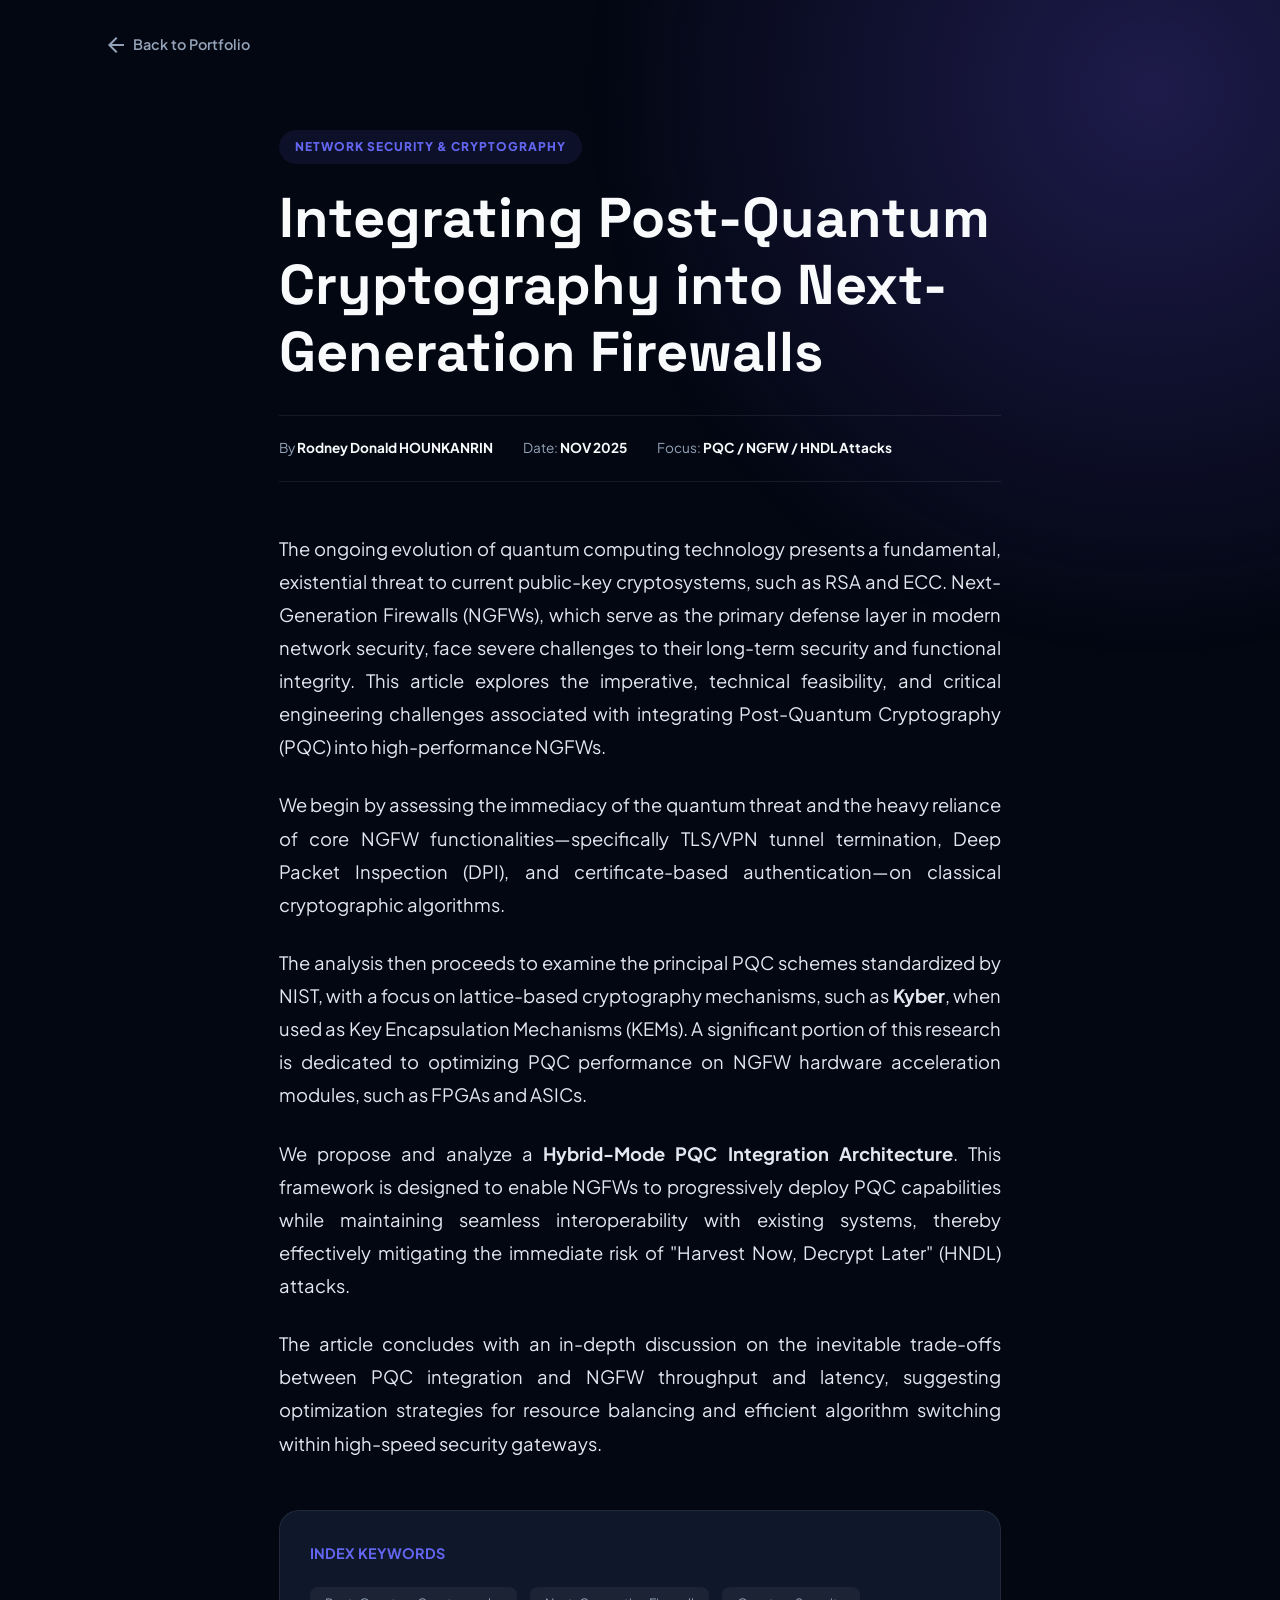
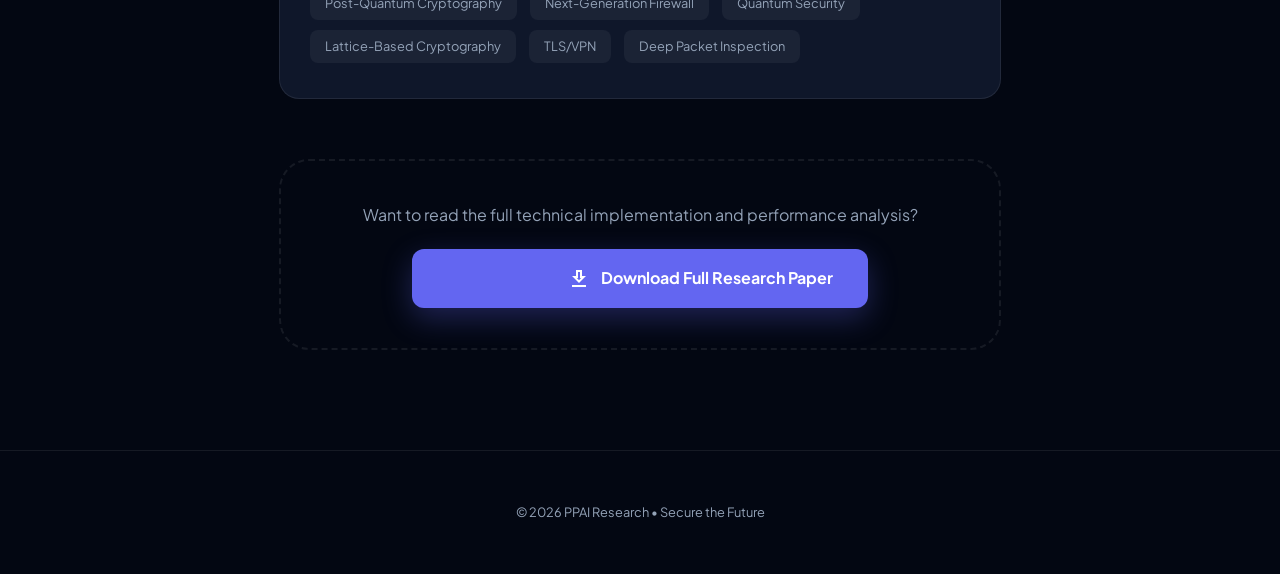
<file: docs/abs.html>
<!DOCTYPE html>
<html lang="en">
<head>
    <meta charset="UTF-8">
    <meta name="viewport" content="width=device-width, initial-scale=1.0">
    <title>Research: PQC in NGFW | PPAI.RESEARCH</title>
    
    <link href="https://fonts.googleapis.com/css2?family=Plus+Jakarta+Sans:wght@300;400;600;800&family=Space+Grotesk:wght@500;700&display=swap" rel="stylesheet">
    <link href="https://fonts.googleapis.com/icon?family=Material+Icons+Outlined" rel="stylesheet">

    <style>
        :root {
            --primary: #6366f1;
            --bg: #030712;
            --card-bg: #0f172a;
            --text-main: #f8fafc;
            --text-dim: #94a3b8;
            --border: rgba(255, 255, 255, 0.08);
        }

        * { margin: 0; padding: 0; box-sizing: border-box; }

        body {
            font-family: 'Plus Jakarta Sans', sans-serif;
            background-color: var(--bg);
            color: var(--text-main);
            line-height: 1.8;
        }

        /* --- BACKGROUND --- */
        .mesh {
            position: fixed; top: 0; left: 0; width: 100%; height: 100%;
            background: radial-gradient(circle at 90% 10%, #1e1b4b 0%, transparent 40%);
            z-index: -1;
        }

        /* --- NAV --- */
        .nav-simple {
            padding: 2rem 5%;
            max-width: 1200px;
            margin: 0 auto;
            display: flex;
            align-items: center;
            gap: 15px;
        }
        .nav-simple a {
            color: var(--text-dim);
            text-decoration: none;
            font-size: 0.9rem;
            font-weight: 600;
            display: flex;
            align-items: center;
            gap: 5px;
            transition: 0.3s;
        }
        .nav-simple a:hover { color: var(--primary); }

        /* --- ARTICLE HEADER --- */
        .article-container {
            max-width: 850px;
            margin: 0 auto;
            padding: 40px 5% 100px;
        }

        .category-tag {
            background: rgba(99, 102, 241, 0.1);
            color: var(--primary);
            padding: 6px 16px;
            border-radius: 50px;
            font-size: 0.75rem;
            font-weight: 800;
            text-transform: uppercase;
            letter-spacing: 1px;
            display: inline-block;
            margin-bottom: 20px;
        }

        .main-title {
            font-family: 'Space Grotesk';
            font-size: clamp(2rem, 5vw, 3.5rem);
            line-height: 1.2;
            margin-bottom: 30px;
        }

        .meta-info {
            display: flex;
            gap: 30px;
            padding: 20px 0;
            border-top: 1px solid var(--border);
            border-bottom: 1px solid var(--border);
            margin-bottom: 50px;
            color: var(--text-dim);
            font-size: 0.85rem;
        }

        .meta-info strong { color: var(--text-main); }

        /* --- CONTENT STYLE --- */
        .abstract-body {
            font-size: 1.15rem;
            color: #e2e8f0;
            text-align: justify;
        }

        .abstract-body p { margin-bottom: 25px; }

        .keywords {
            margin-top: 50px;
            padding: 30px;
            background: var(--card-bg);
            border-radius: 20px;
            border: 1px solid var(--border);
        }

        .keyword-pill {
            display: inline-block;
            background: rgba(255, 255, 255, 0.05);
            padding: 5px 15px;
            border-radius: 8px;
            font-size: 0.8rem;
            margin: 5px;
            color: var(--text-dim);
        }

        /* --- FOOTER CTA --- */
        .download-box {
            margin-top: 60px;
            text-align: center;
            padding: 40px;
            border: 2px dashed var(--border);
            border-radius: 30px;
        }

        .btn-download {
            background: var(--primary);
            color: white;
            padding: 15px 35px;
            border-radius: 12px;
            text-decoration: none;
            font-weight: 700;
            display: inline-flex;
            align-items: center;
            gap: 10px;
            box-shadow: 0 10px 30px rgba(99, 102, 241, 0.3);
            transition: 0.3s;
        }
        .btn-download:hover { transform: translateY(-3px); box-shadow: 0 15px 40px rgba(99, 102, 241, 0.5); }
    </style>
</head>
<body>

    <div class="mesh"></div>

    <nav class="nav-simple">
        <a href="index.html"><i class="material-icons-outlined">arrow_back</i> Back to Portfolio</a>
    </nav>

    <article class="article-container">
        <span class="category-tag">Network Security & Cryptography</span>
        <h1 class="main-title">Integrating Post-Quantum Cryptography into Next-Generation Firewalls</h1>
        
        <div class="meta-info">
            <span>By <strong>Rodney Donald HOUNKANRIN</strong></span>
            <span>Date: <strong>NOV 2025</strong></span>
            <span>Focus: <strong>PQC / NGFW / HNDL Attacks</strong></span>
        </div>

        <div class="abstract-body">
            <p>
                The ongoing evolution of quantum computing technology presents a fundamental, existential threat to current public-key cryptosystems, such as RSA and ECC. Next-Generation Firewalls (NGFWs), which serve as the primary defense layer in modern network security, face severe challenges to their long-term security and functional integrity. This article explores the imperative, technical feasibility, and critical engineering challenges associated with integrating Post-Quantum Cryptography (PQC) into high-performance NGFWs.
            </p>
            <p>
                We begin by assessing the immediacy of the quantum threat and the heavy reliance of core NGFW functionalities—specifically TLS/VPN tunnel termination, Deep Packet Inspection (DPI), and certificate-based authentication—on classical cryptographic algorithms.
            </p>
            <p>
                The analysis then proceeds to examine the principal PQC schemes standardized by NIST, with a focus on lattice-based cryptography mechanisms, such as <strong>Kyber</strong>, when used as Key Encapsulation Mechanisms (KEMs). A significant portion of this research is dedicated to optimizing PQC performance on NGFW hardware acceleration modules, such as FPGAs and ASICs.
            </p>
            <p>
                We propose and analyze a <strong>Hybrid-Mode PQC Integration Architecture</strong>. This framework is designed to enable NGFWs to progressively deploy PQC capabilities while maintaining seamless interoperability with existing systems, thereby effectively mitigating the immediate risk of "Harvest Now, Decrypt Later" (HNDL) attacks.
            </p>
            <p>
                The article concludes with an in-depth discussion on the inevitable trade-offs between PQC integration and NGFW throughput and latency, suggesting optimization strategies for resource balancing and efficient algorithm switching within high-speed security gateways.
            </p>
        </div>

        <div class="keywords">
            <h4 style="margin-bottom: 15px; font-size: 0.9rem; text-transform: uppercase; color: var(--primary);">Index Keywords</h4>
            <div style="margin-left: -5px;">
                <span class="keyword-pill">Post-Quantum Cryptography</span>
                <span class="keyword-pill">Next-Generation Firewall</span>
                <span class="keyword-pill">Quantum Security</span>
                <span class="keyword-pill">Lattice-Based Cryptography</span>
                <span class="keyword-pill">TLS/VPN</span>
                <span class="keyword-pill">Deep Packet Inspection</span>
            </div>
        </div>

        <div class="download-box">
            <p style="margin-bottom: 20px; color: var(--text-dim);">Want to read the full technical implementation and performance analysis?</p>
            <a href="#" class="btn-download">
                <i class="material-icons-outlined">file_download</i> Download Full Research Paper
            </a>
        </div>
    </article>

    <footer style="text-align: center; padding: 50px; border-top: 1px solid var(--border); color: var(--text-dim); font-size: 0.8rem;">
        &copy; 2026 PPAI Research • Secure the Future
    </footer>

</body>
</html>
</file>
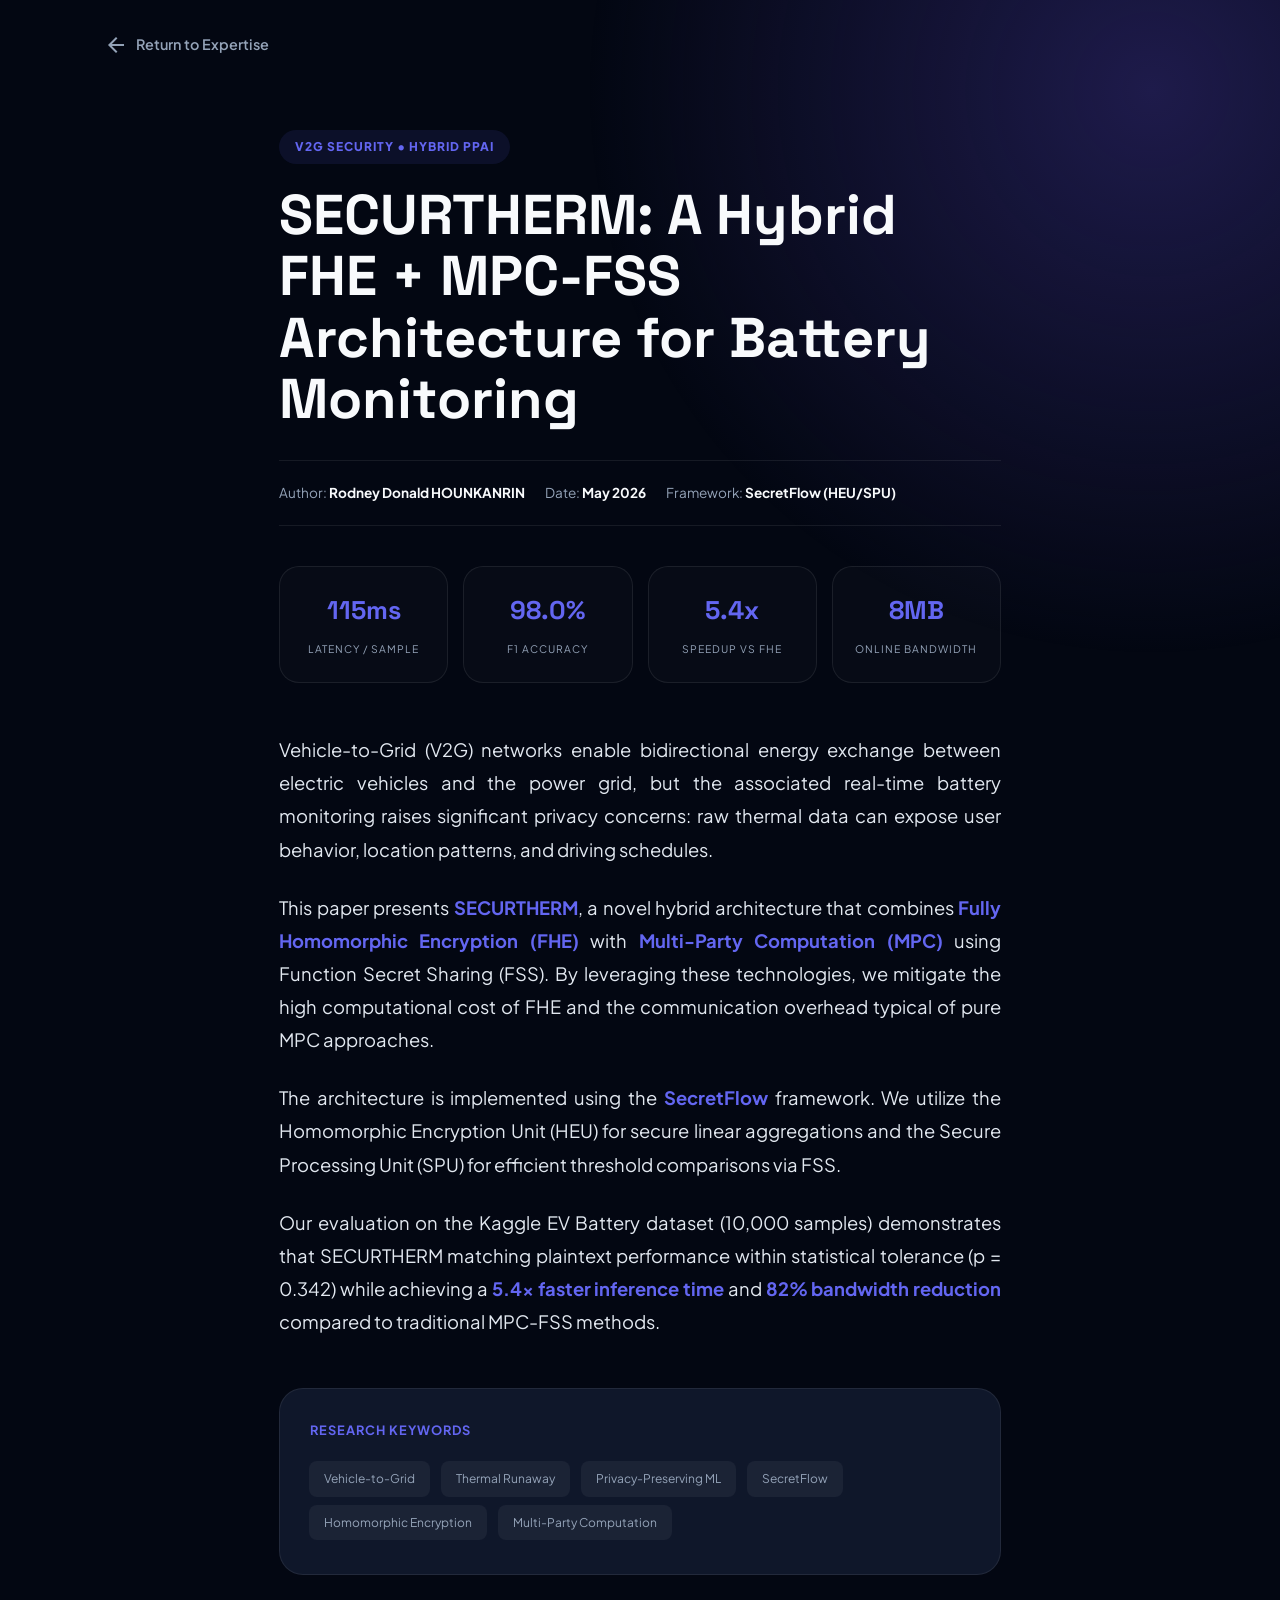
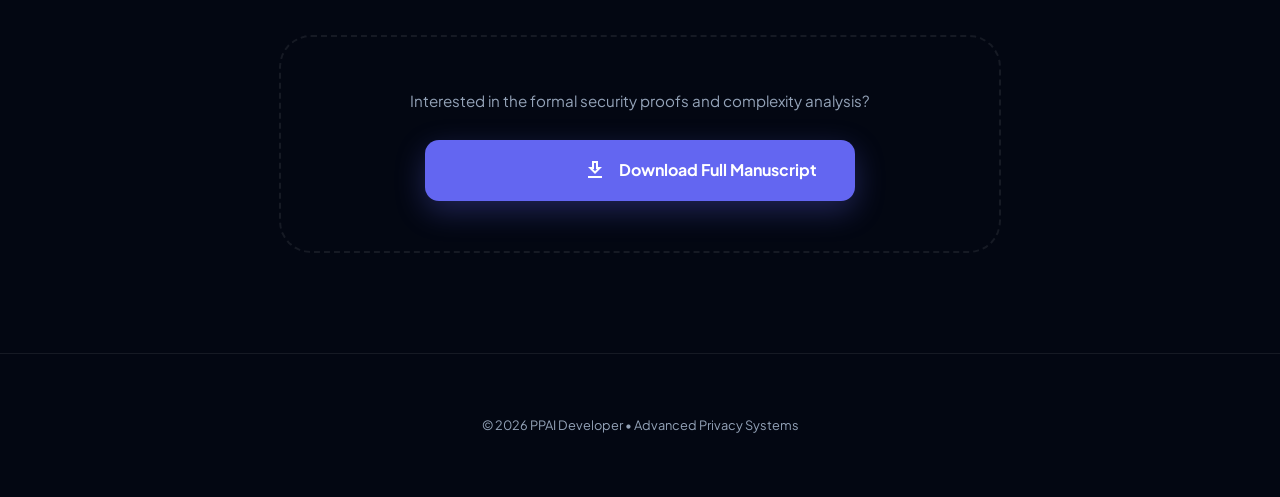
<file: docs/abs1.html>
<!DOCTYPE html>
<html lang="en">
<head>
    <meta charset="UTF-8">
    <meta name="viewport" content="width=device-width, initial-scale=1.0">
    <title>Research: SECURTHERM | PPAI.RESEARCH</title>
    
    <link href="https://fonts.googleapis.com/css2?family=Plus+Jakarta+Sans:wght@300;400;600;800&family=Space+Grotesk:wght@500;700&display=swap" rel="stylesheet">
    <link href="https://fonts.googleapis.com/icon?family=Material+Icons+Outlined" rel="stylesheet">

    <style>
        :root {
            --primary: #6366f1;
            --bg: #030712;
            --card-bg: #0f172a;
            --text-main: #f8fafc;
            --text-dim: #94a3b8;
            --border: rgba(255, 255, 255, 0.08);
            --accent: #10b981;
        }

        * { margin: 0; padding: 0; box-sizing: border-box; }

        body {
            font-family: 'Plus Jakarta Sans', sans-serif;
            background-color: var(--bg);
            color: var(--text-main);
            line-height: 1.8;
        }

        /* --- BACKGROUND MESH --- */
        .mesh {
            position: fixed; top: 0; left: 0; width: 100%; height: 100%;
            background: radial-gradient(circle at 90% 10%, #1e1b4b 0%, transparent 40%);
            z-index: -1;
        }

        /* --- NAVIGATION --- */
        .nav-simple {
            padding: 2rem 5%;
            max-width: 1200px;
            margin: 0 auto;
            display: flex;
            align-items: center;
            gap: 15px;
        }
        .nav-simple a {
            color: var(--text-dim);
            text-decoration: none;
            font-size: 0.9rem;
            font-weight: 600;
            display: flex;
            align-items: center;
            gap: 8px;
            transition: 0.3s;
        }
        .nav-simple a:hover { color: var(--primary); }

        /* --- CONTAINER --- */
        .article-container {
            max-width: 850px;
            margin: 0 auto;
            padding: 40px 5% 100px;
        }

        .category-tag {
            background: rgba(99, 102, 241, 0.1);
            color: var(--primary);
            padding: 6px 16px;
            border-radius: 50px;
            font-size: 0.75rem;
            font-weight: 800;
            text-transform: uppercase;
            letter-spacing: 1px;
            display: inline-block;
            margin-bottom: 20px;
        }

        .main-title {
            font-family: 'Space Grotesk';
            font-size: clamp(2.2rem, 5vw, 3.5rem);
            line-height: 1.1;
            margin-bottom: 30px;
        }

        .meta-info {
            display: flex;
            flex-wrap: wrap;
            gap: 20px;
            padding: 20px 0;
            border-top: 1px solid var(--border);
            border-bottom: 1px solid var(--border);
            margin-bottom: 40px;
            color: var(--text-dim);
            font-size: 0.85rem;
        }
        .meta-info strong { color: var(--text-main); }

        /* --- PERFORMANCE HIGHLIGHTS --- */
        .stats-grid {
            display: grid;
            grid-template-columns: repeat(auto-fit, minmax(160px, 1fr));
            gap: 15px;
            margin-bottom: 50px;
        }
        .stat-card {
            background: rgba(255, 255, 255, 0.02);
            border: 1px solid var(--border);
            padding: 20px;
            border-radius: 20px;
            text-align: center;
            transition: 0.3s;
        }
        .stat-card:hover { border-color: var(--primary); background: rgba(99, 102, 241, 0.05); }
        .stat-value { display: block; font-size: 1.6rem; font-weight: 800; color: var(--primary); font-family: 'Space Grotesk'; }
        .stat-label { font-size: 0.65rem; color: var(--text-dim); text-transform: uppercase; letter-spacing: 1px; }

        /* --- BODY CONTENT --- */
        .abstract-body {
            font-size: 1.15rem;
            color: #e2e8f0;
            text-align: justify;
        }
        .abstract-body p { margin-bottom: 25px; }
        .abstract-body strong { color: var(--primary); }

        /* --- KEYWORDS --- */
        .keywords {
            margin-top: 50px;
            padding: 30px;
            background: var(--card-bg);
            border-radius: 24px;
            border: 1px solid var(--border);
        }
        .keyword-pill {
            display: inline-block;
            background: rgba(255, 255, 255, 0.05);
            padding: 6px 14px;
            border-radius: 8px;
            font-size: 0.75rem;
            margin: 4px;
            color: var(--text-dim);
            border: 1px solid transparent;
        }
        .keyword-pill:hover { border-color: var(--primary); color: white; }

        /* --- DOWNLOAD --- */
        .download-box {
            margin-top: 60px;
            text-align: center;
            padding: 50px;
            border: 2px dashed var(--border);
            border-radius: 32px;
        }
        .btn-download {
            background: var(--primary);
            color: white;
            padding: 16px 38px;
            border-radius: 14px;
            text-decoration: none;
            font-weight: 700;
            display: inline-flex;
            align-items: center;
            gap: 12px;
            box-shadow: 0 10px 30px rgba(99, 102, 241, 0.3);
            transition: 0.3s;
        }
        .btn-download:hover { transform: translateY(-3px); box-shadow: 0 15px 40px rgba(99, 102, 241, 0.5); }

    </style>
</head>
<body>

    <div class="mesh"></div>

    <nav class="nav-simple">
        <a href="index.html"><i class="material-icons-outlined">arrow_back</i> Return to Expertise</a>
    </nav>

    <article class="article-container">
        <span class="category-tag">V2G Security • Hybrid PPAI</span>
        <h1 class="main-title">SECURTHERM: A Hybrid FHE + MPC-FSS Architecture for Battery Monitoring</h1>
        
        <div class="meta-info">
            <span>Author: <strong>Rodney Donald HOUNKANRIN</strong></span>
            <span>Date: <strong>May 2026</strong></span>
            <span>Framework: <strong>SecretFlow (HEU/SPU)</strong></span>
        </div>

        <div class="stats-grid">
            <div class="stat-card">
                <span class="stat-value">115ms</span>
                <span class="stat-label">Latency / Sample</span>
            </div>
            <div class="stat-card">
                <span class="stat-value">98.0%</span>
                <span class="stat-label">F1 Accuracy</span>
            </div>
            <div class="stat-card">
                <span class="stat-value">5.4x</span>
                <span class="stat-label">Speedup vs FHE</span>
            </div>
            <div class="stat-card">
                <span class="stat-value">8MB</span>
                <span class="stat-label">Online Bandwidth</span>
            </div>
        </div>

        <div class="abstract-body">
            <p>
                Vehicle-to-Grid (V2G) networks enable bidirectional energy exchange between electric vehicles and the power grid, but the associated real-time battery monitoring raises significant privacy concerns: raw thermal data can expose user behavior, location patterns, and driving schedules.
            </p>
            
            <p>
                This paper presents <strong>SECURTHERM</strong>, a novel hybrid architecture that combines <strong>Fully Homomorphic Encryption (FHE)</strong> with <strong>Multi-Party Computation (MPC)</strong> using Function Secret Sharing (FSS). By leveraging these technologies, we mitigate the high computational cost of FHE and the communication overhead typical of pure MPC approaches.
            </p>

            <p>
                The architecture is implemented using the <strong>SecretFlow</strong> framework. We utilize the Homomorphic Encryption Unit (HEU) for secure linear aggregations and the Secure Processing Unit (SPU) for efficient threshold comparisons via FSS. 
            </p>

            <p>
                Our evaluation on the Kaggle EV Battery dataset (10,000 samples) demonstrates that SECURTHERM matching plaintext performance within statistical tolerance (p = 0.342) while achieving a <strong>5.4× faster inference time</strong> and <strong>82% bandwidth reduction</strong> compared to traditional MPC-FSS methods.
            </p>
        </div>

        <div class="keywords">
            <h4 style="margin-bottom: 15px; font-size: 0.8rem; text-transform: uppercase; color: var(--primary); letter-spacing: 1px;">Research Keywords</h4>
            <div style="margin-left: -5px;">
                <span class="keyword-pill">Vehicle-to-Grid</span>
                <span class="keyword-pill">Thermal Runaway</span>
                <span class="keyword-pill">Privacy-Preserving ML</span>
                <span class="keyword-pill">SecretFlow</span>
                <span class="keyword-pill">Homomorphic Encryption</span>
                <span class="keyword-pill">Multi-Party Computation</span>
            </div>
        </div>

        <div class="download-box">
            <p style="margin-bottom: 25px; color: var(--text-dim); font-size: 0.95rem;">Interested in the formal security proofs and complexity analysis?</p>
            <a href="#" class="btn-download">
                <i class="material-icons-outlined">file_download</i> Download Full Manuscript
            </a>
        </div>
    </article>

    <footer style="text-align: center; padding: 60px 0; border-top: 1px solid var(--border); color: var(--text-dim); font-size: 0.8rem;">
        &copy; 2026 PPAI Developer • Advanced Privacy Systems
    </footer>

</body>
</html>
</file>
